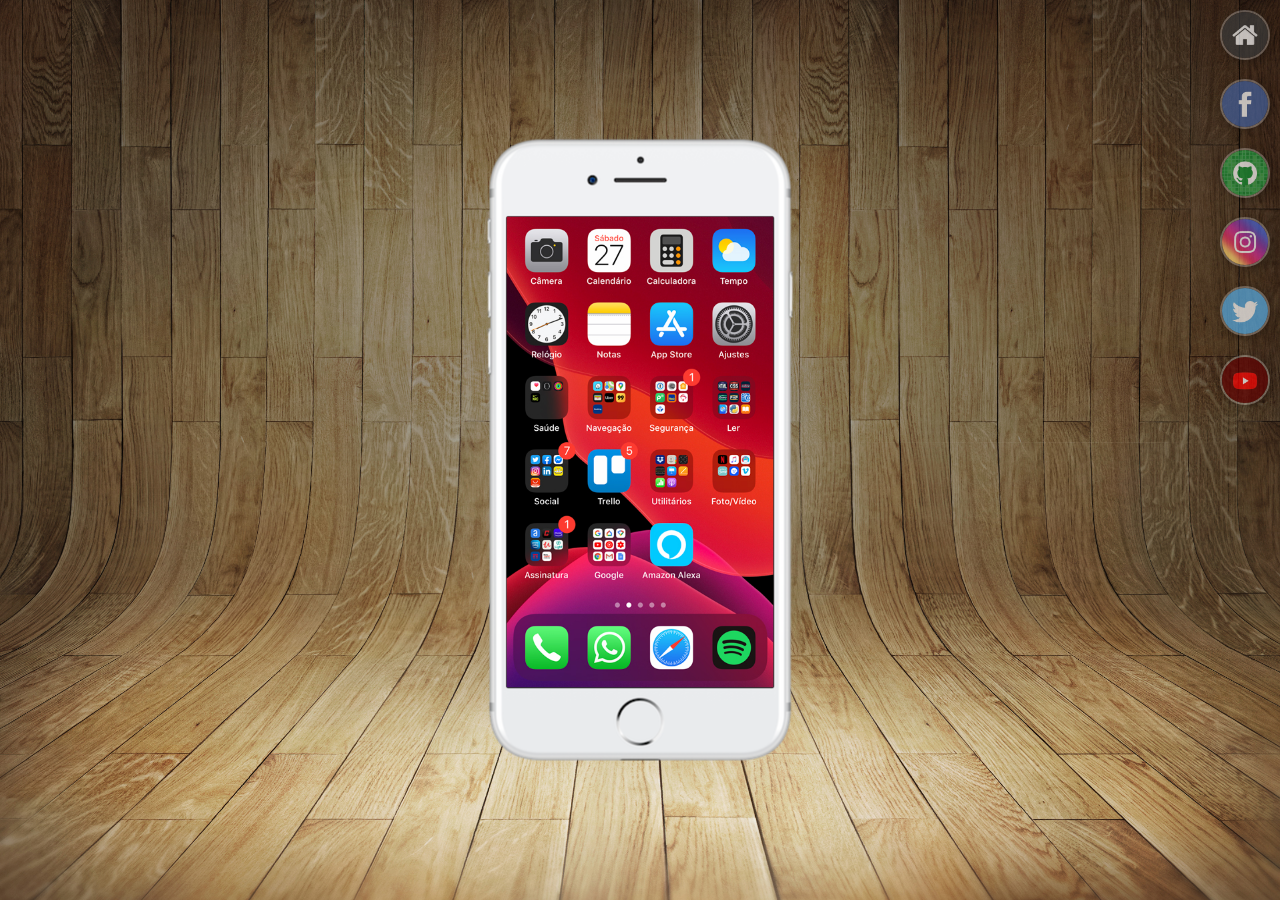
<file: index.html>
<!DOCTYPE html>
<html lang="pt-br">
<head>
    <meta charset="UTF-8">
    <meta name="viewport" content="width=device-width, initial-scale=1.0">
    <link rel="shortcut icon" href="favicon.ico" type="image/x-icon">
    <link rel="stylesheet" href="estilos/style.css">
    <title>Projeto Redes Sociais</title>
</head>

<body>
    <main>
        <section id="telefone">
            <iframe src="home.html" frameborder="0" name="tela" id="tela">Seu navegador não é compatível!!</iframe>
        </section>
        <section id="redes-sociais">
            <abbr title="Home">
                <a href="home.html" target="tela">
                    <img src="imagens/logo-home.jpg" alt="Home">
                </a>
            </abbr>

            <abbr title="Facebook">
                <a href="facebook.html" target="tela">
                    <img src="imagens/logo-facebook.jpg" alt="Facebook">
                </a>
            </abbr>

            <abbr title="GitHub">
                <a href="github.html" target="tela">
                    <img src="imagens/logo-github.jpg" alt="GitHub">
                </a>
            </abbr>

            <abbr title="Instagram">
                <a href="instagram.html" target="tela">
                    <img src="imagens/logo-instagram.jpg" alt="Instagram">
                </a>
            </abbr>

            <abbr title="Twitter">
                <a href="twitter.html" target="tela">
                    <img src="imagens/logo-twitter.jpg" alt="X">
                </a>
            </abbr>

            <abbr title="YouTube">
                <a href="youtube.html" target="tela">
                    <img src="imagens/logo-youtube.jpg" alt="YouTube">
                </a>
            </abbr>

        </section>
    </main>
</body>

</html>
</file>
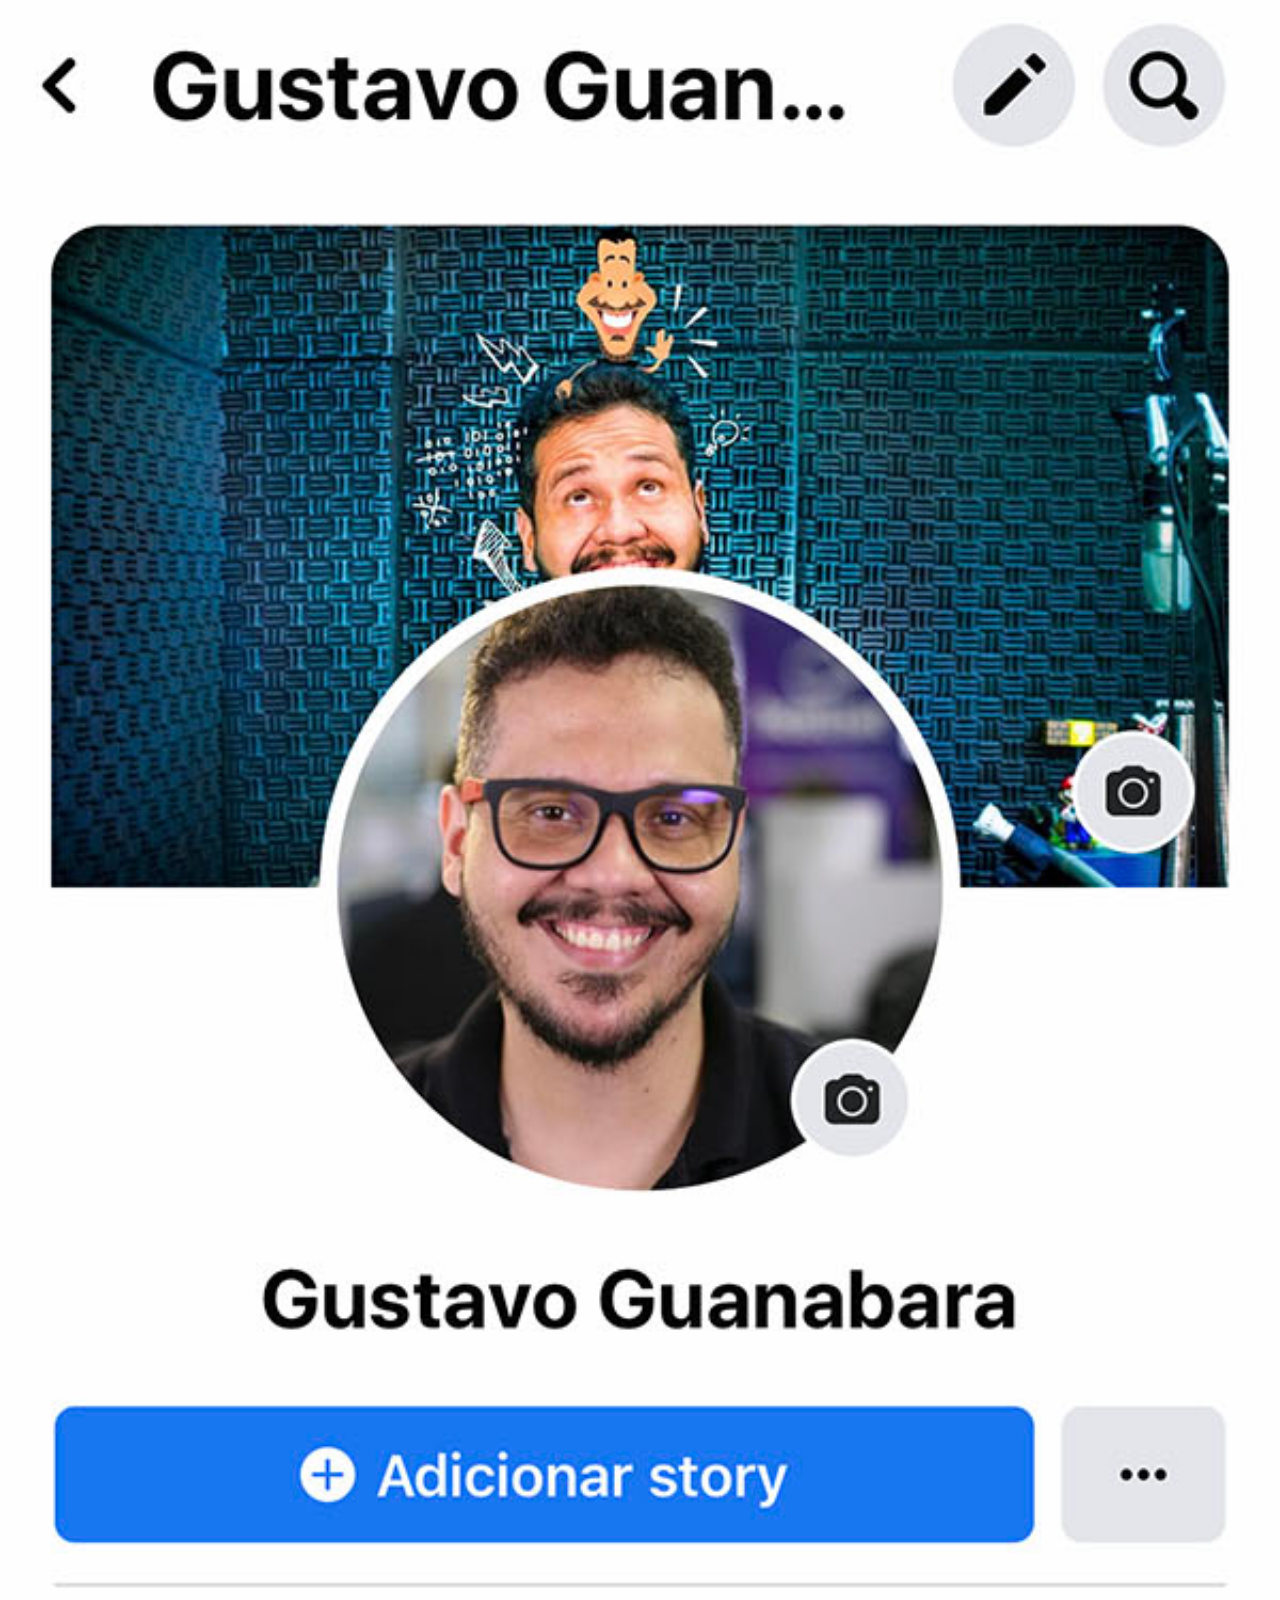
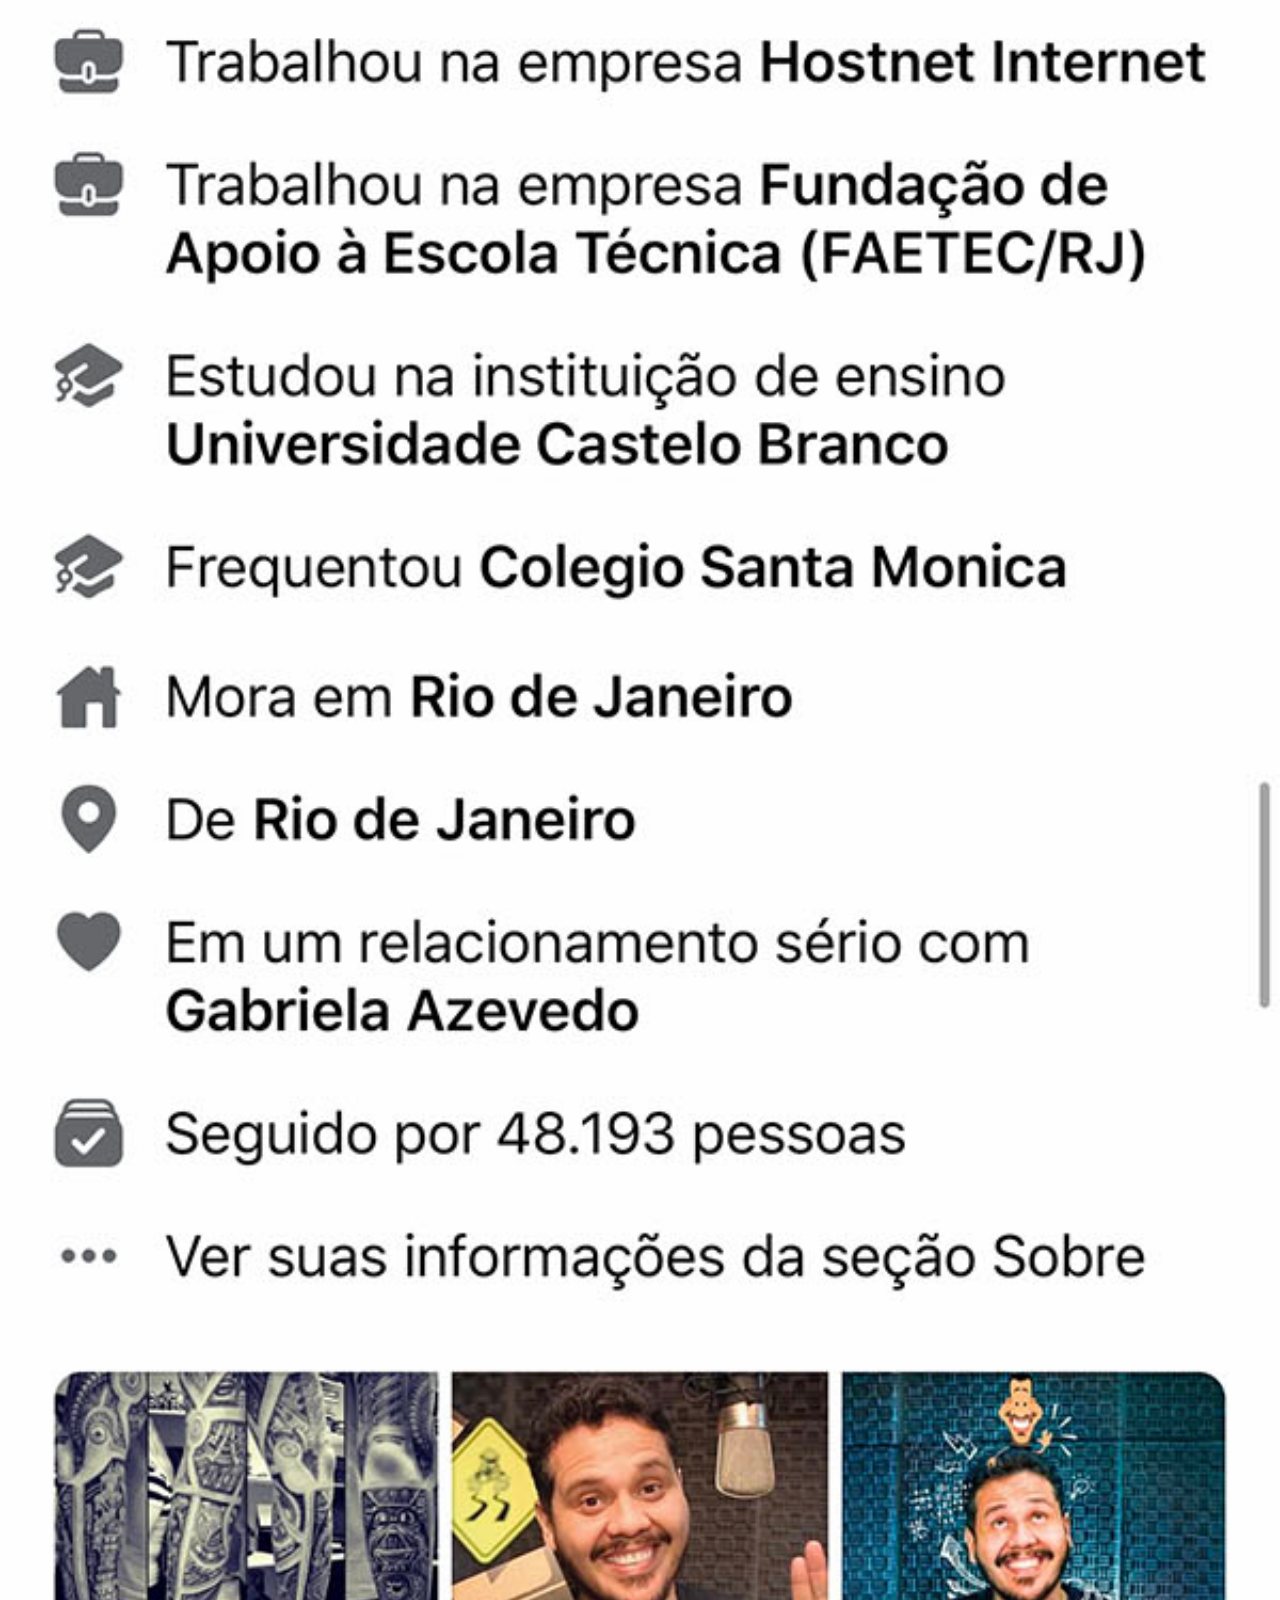
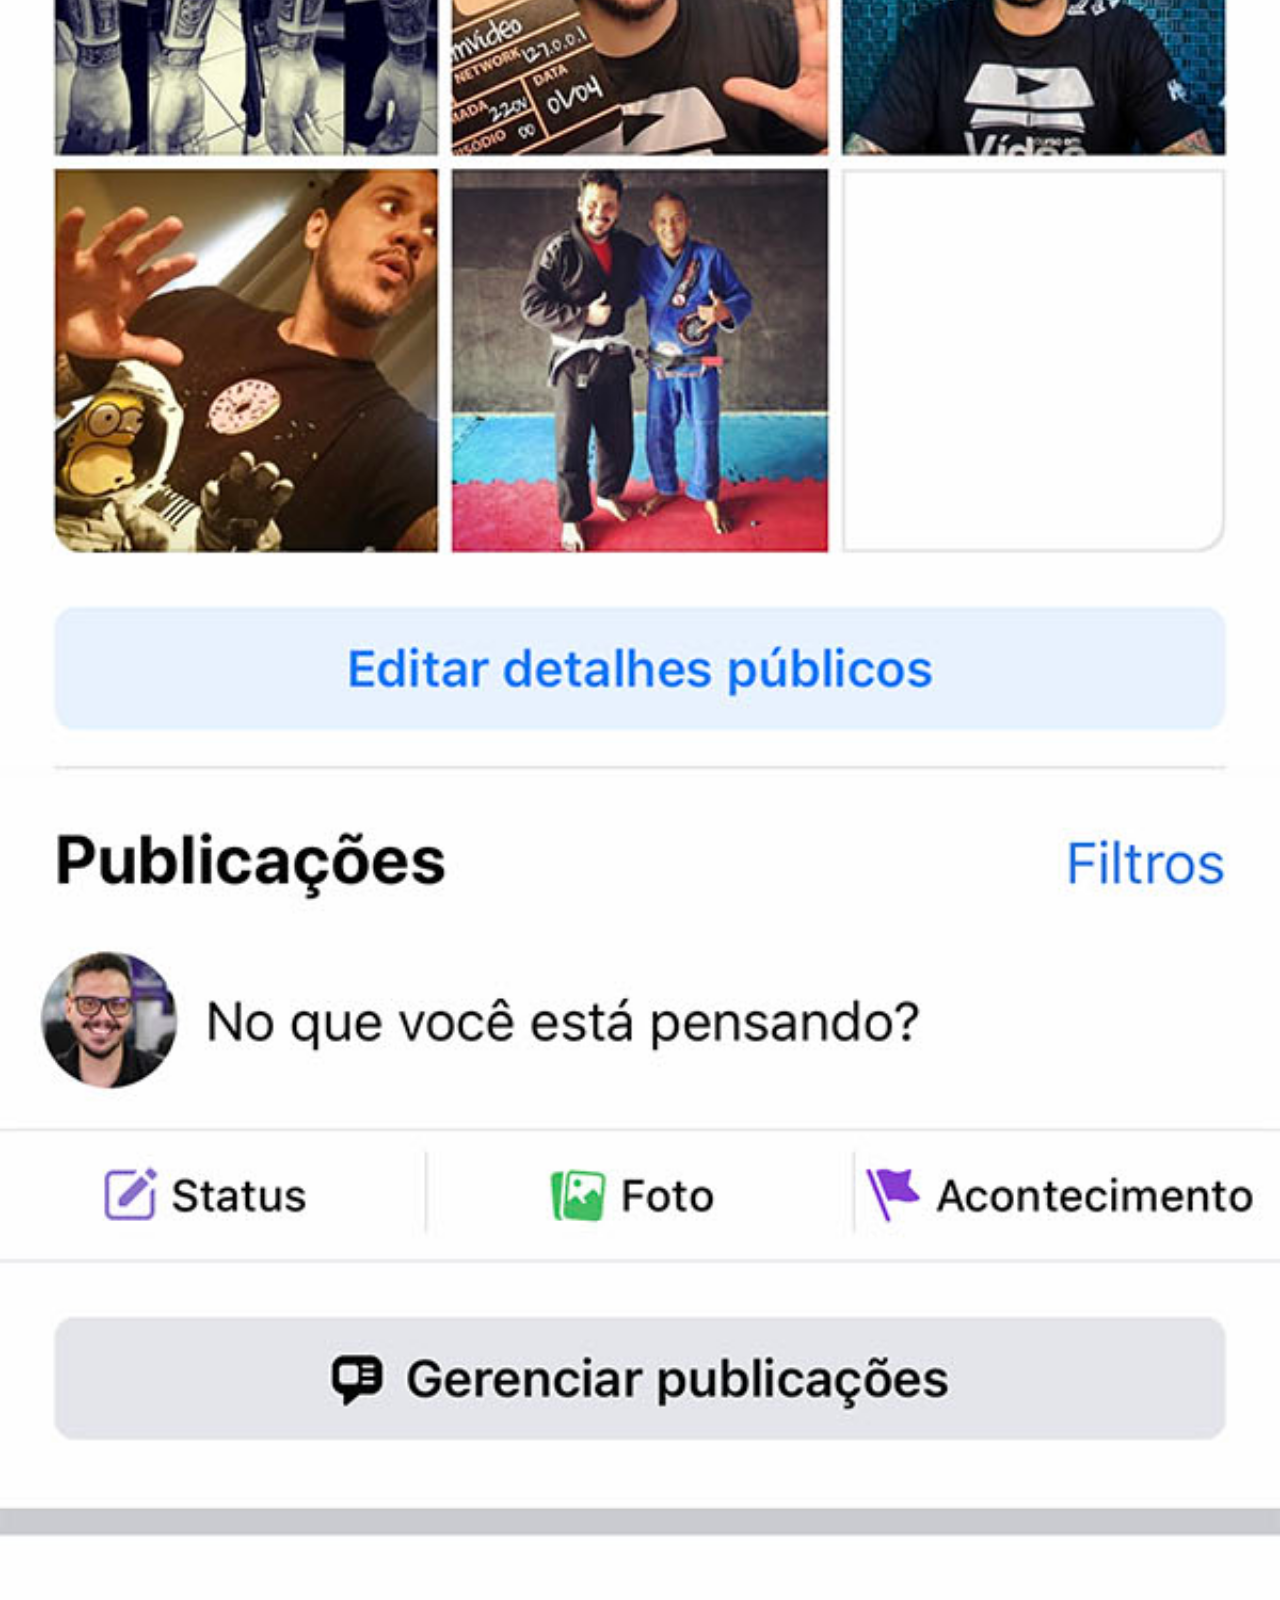
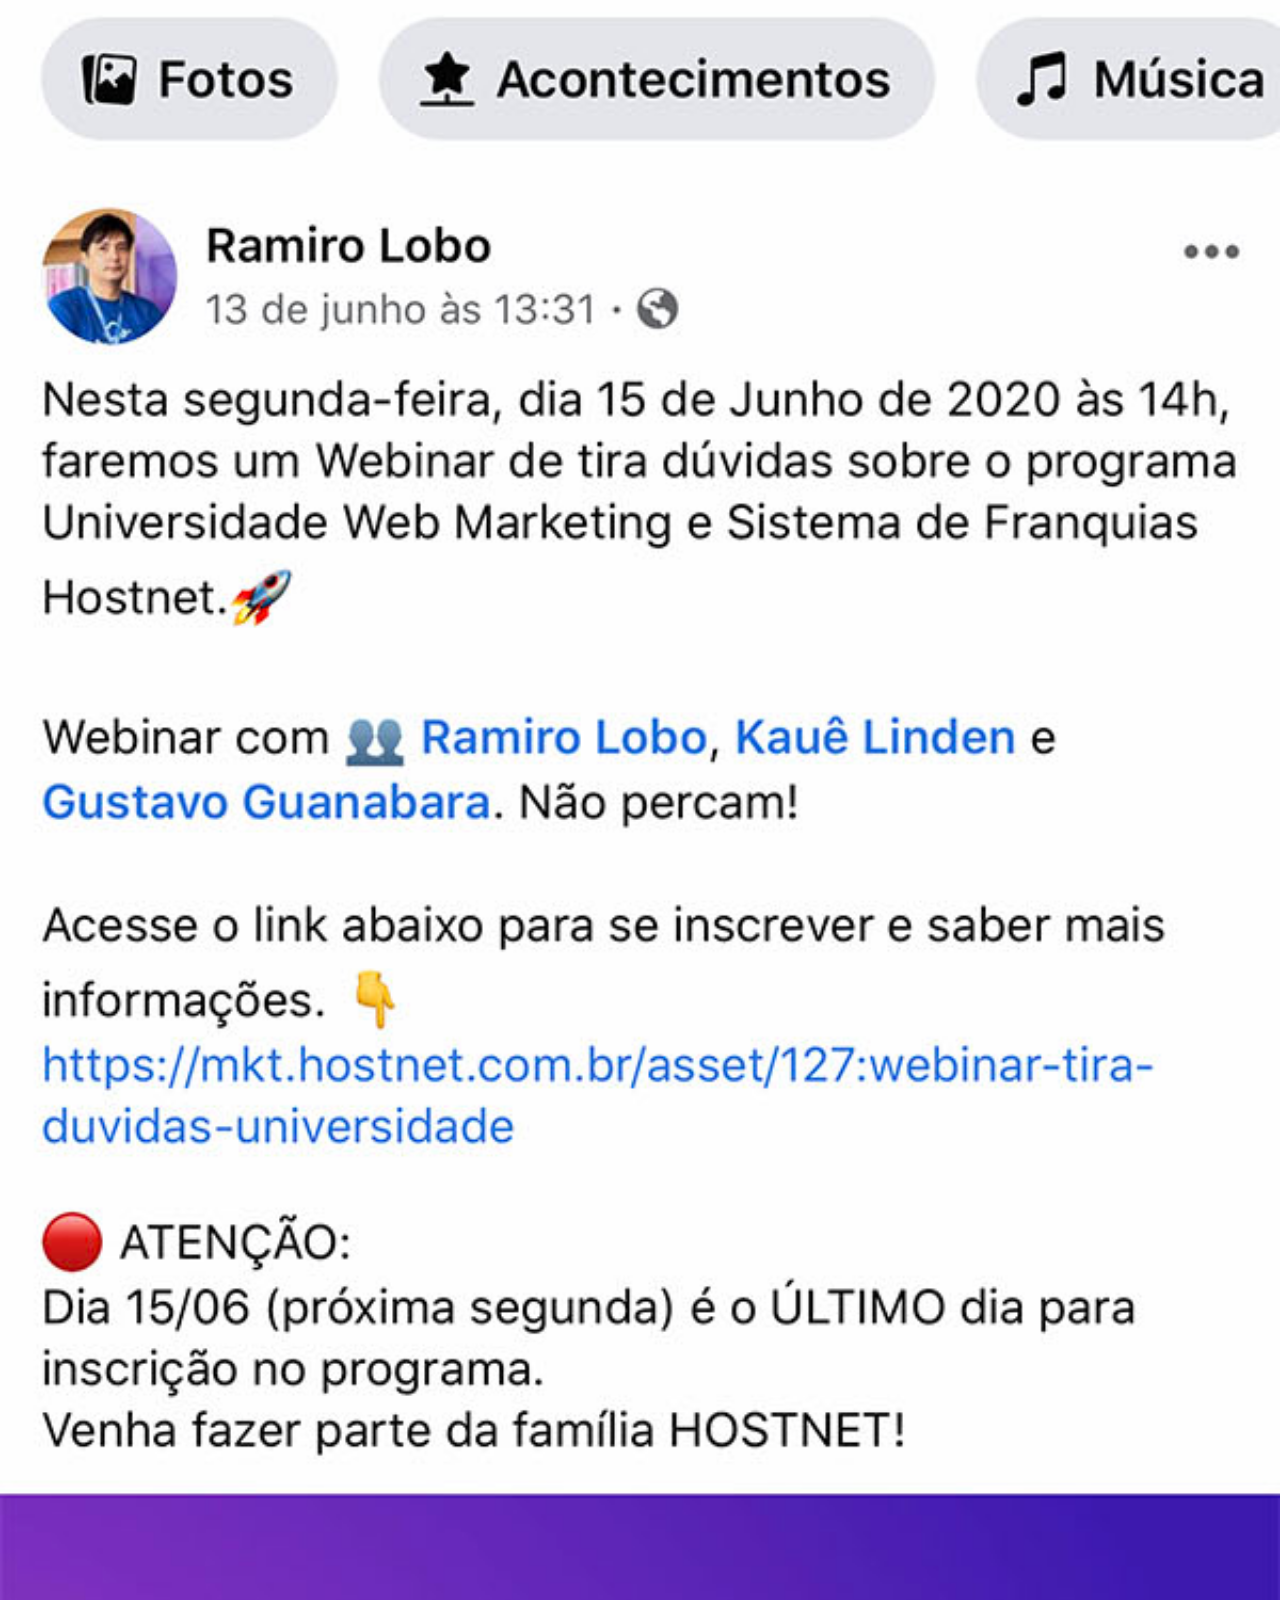
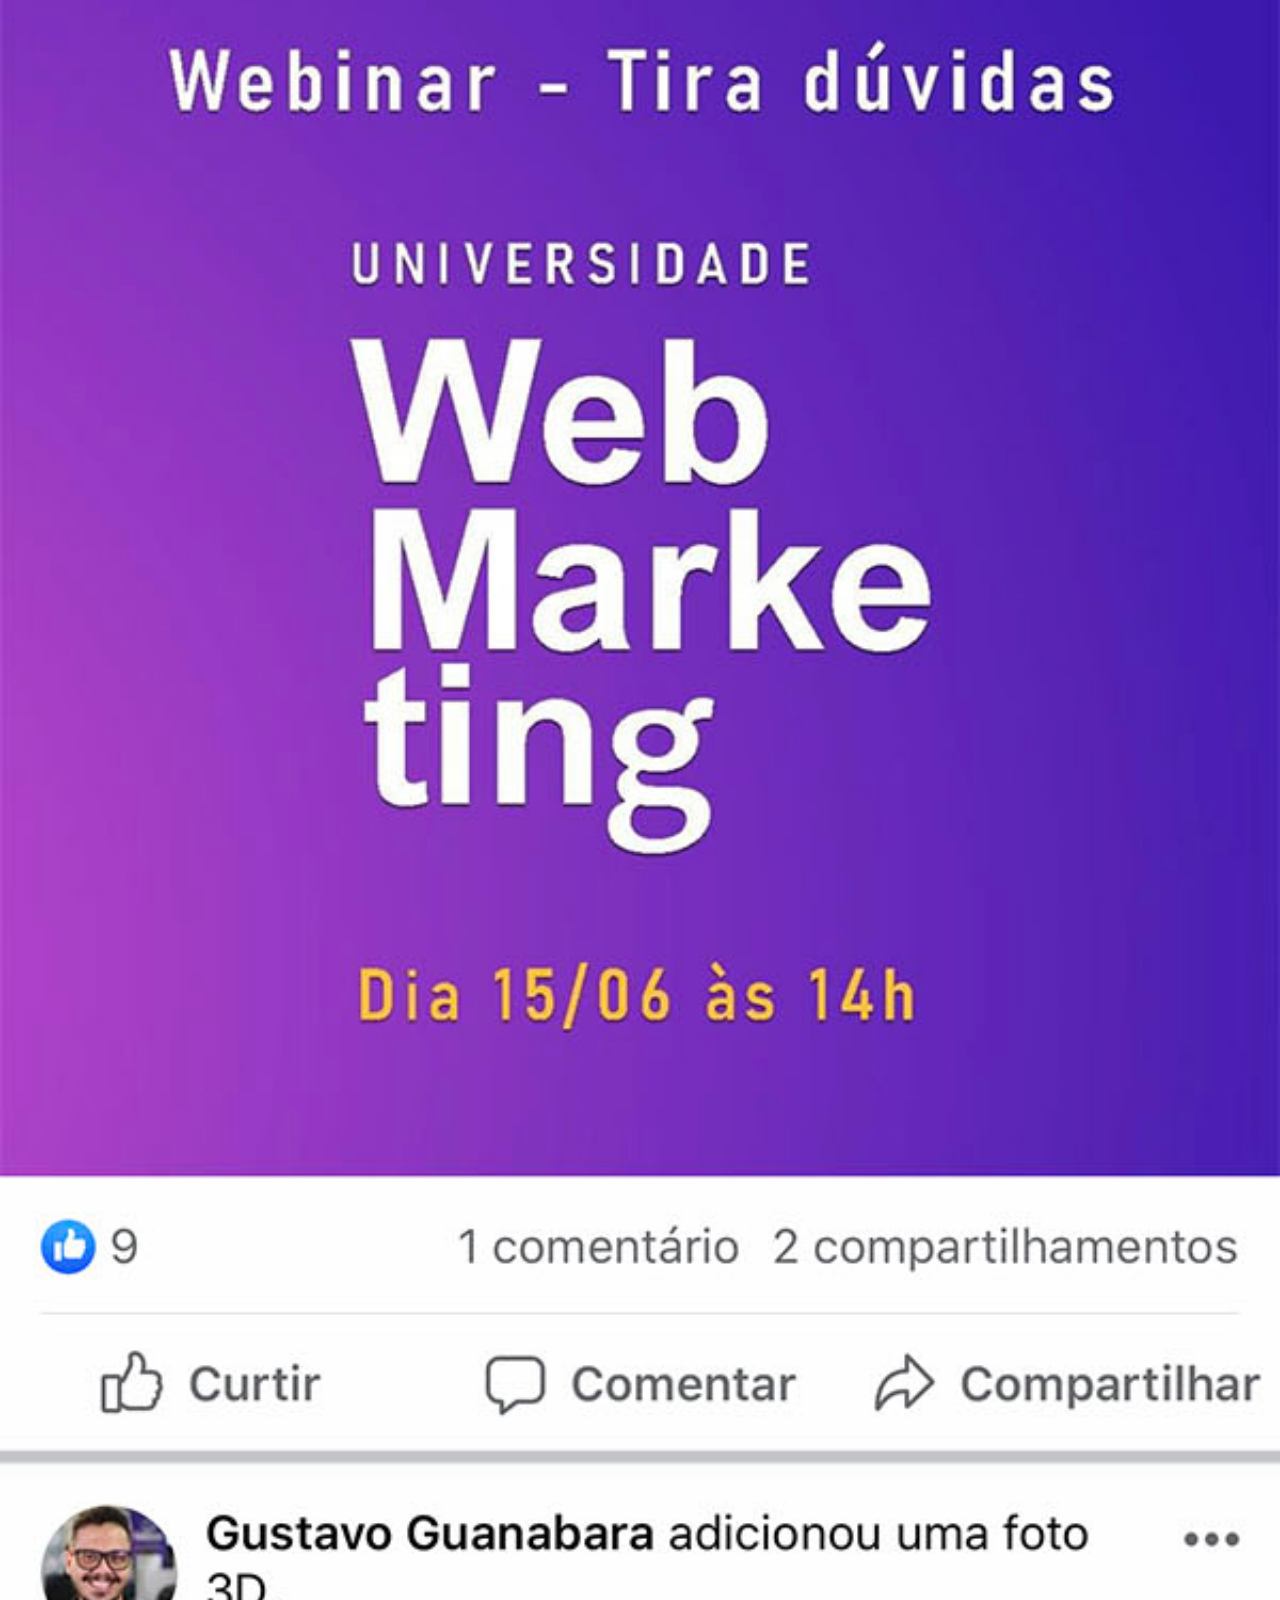
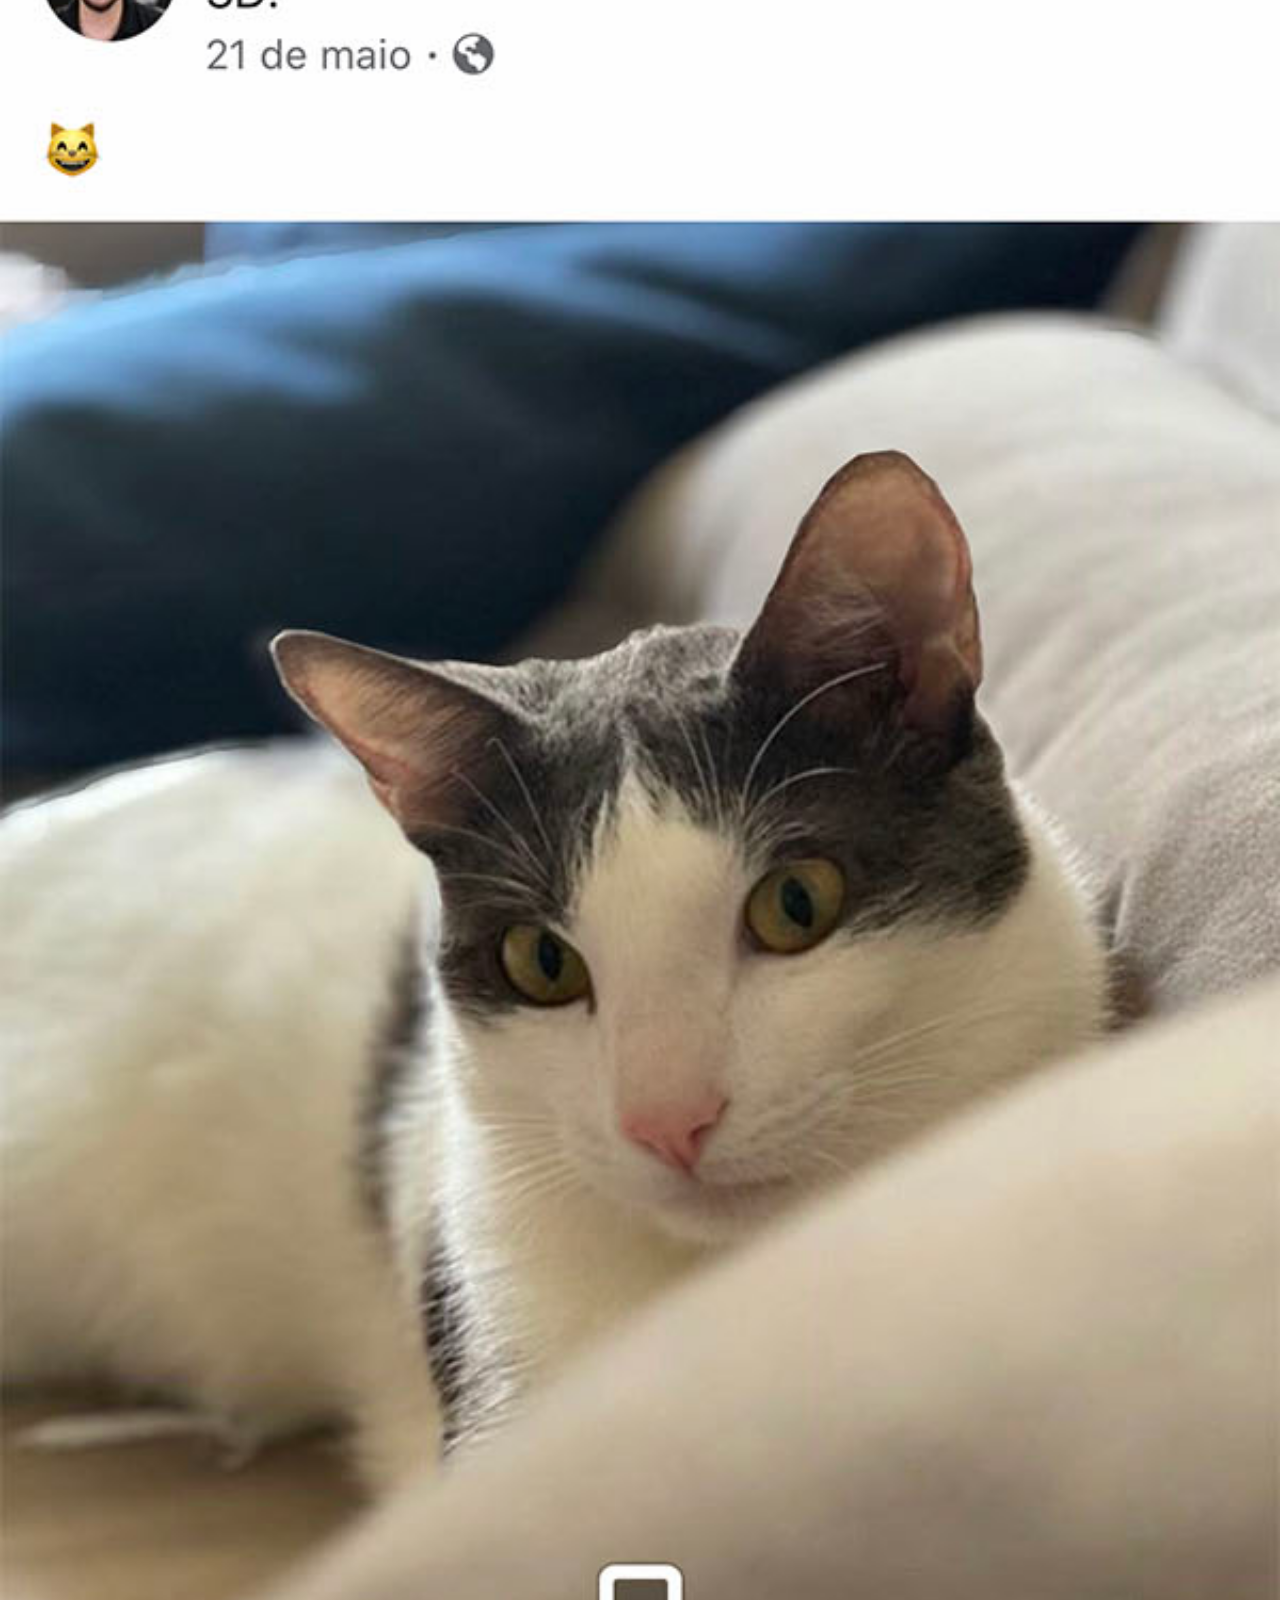
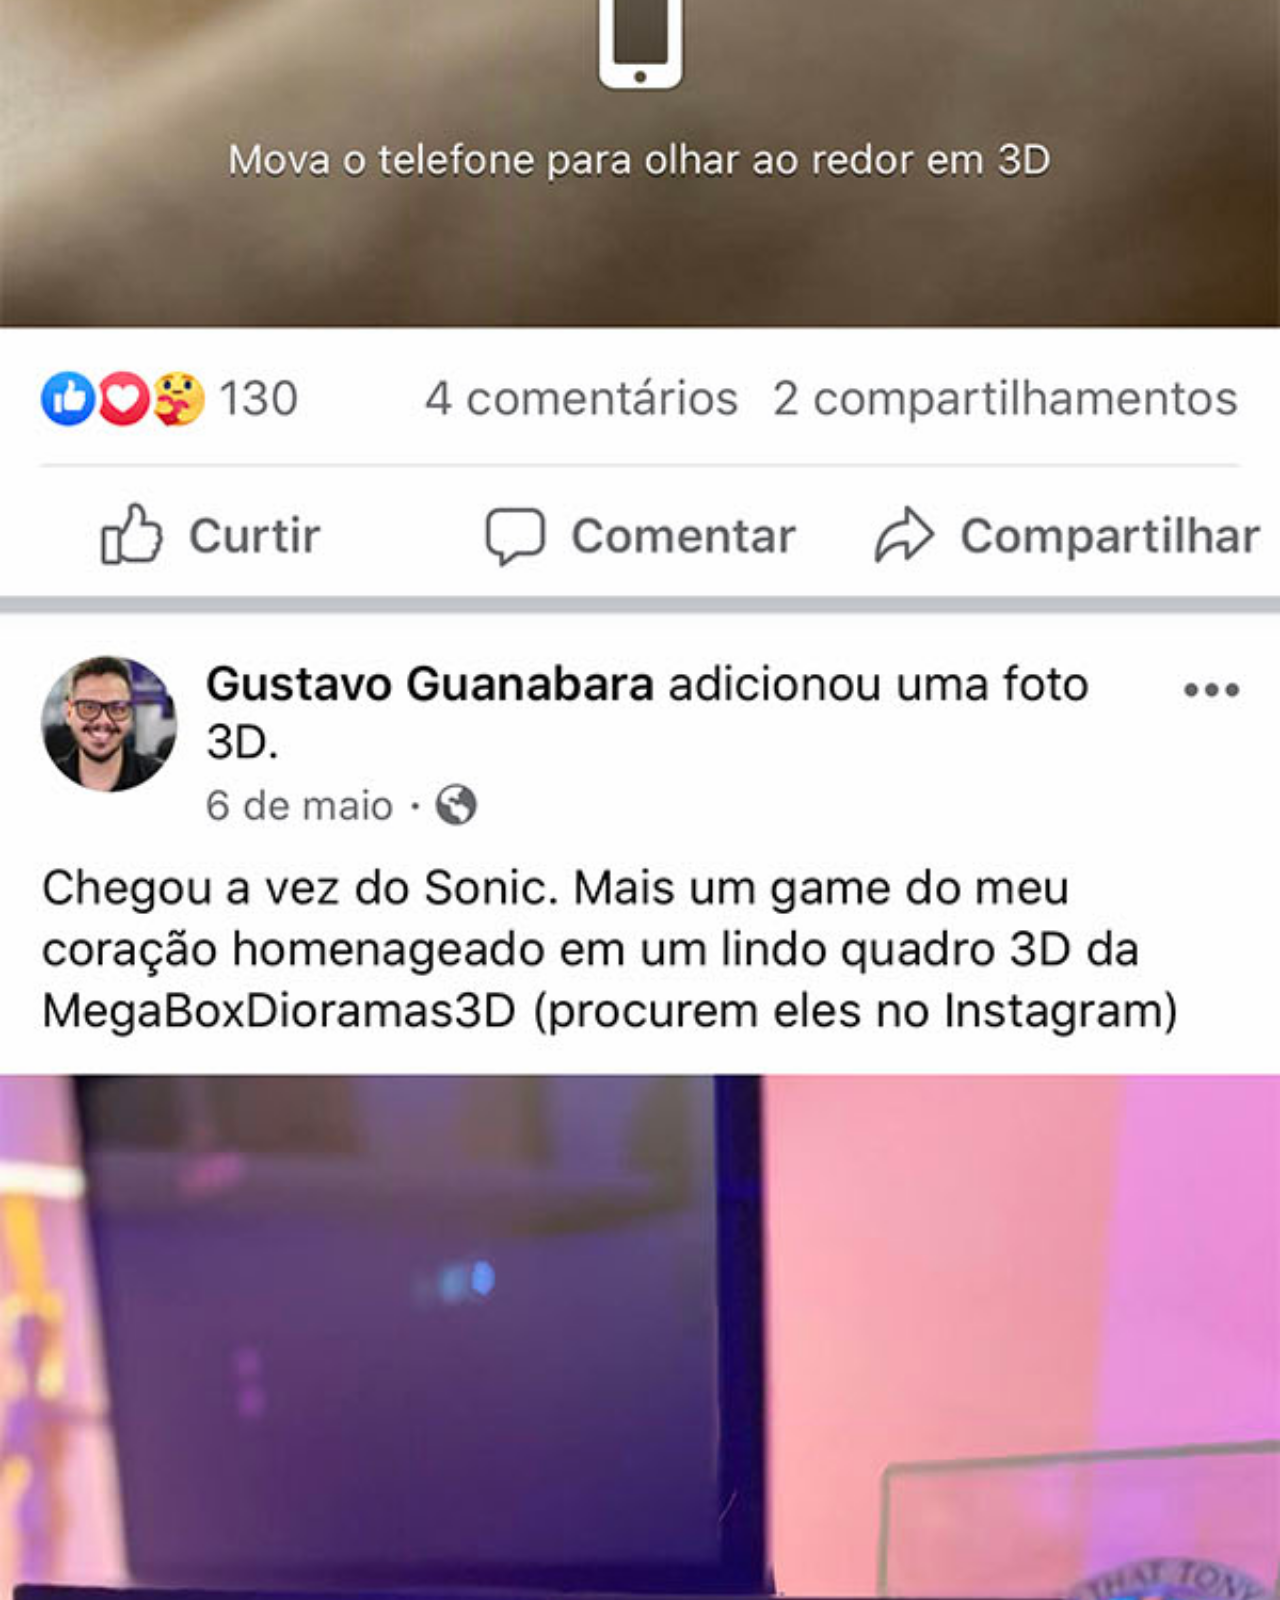
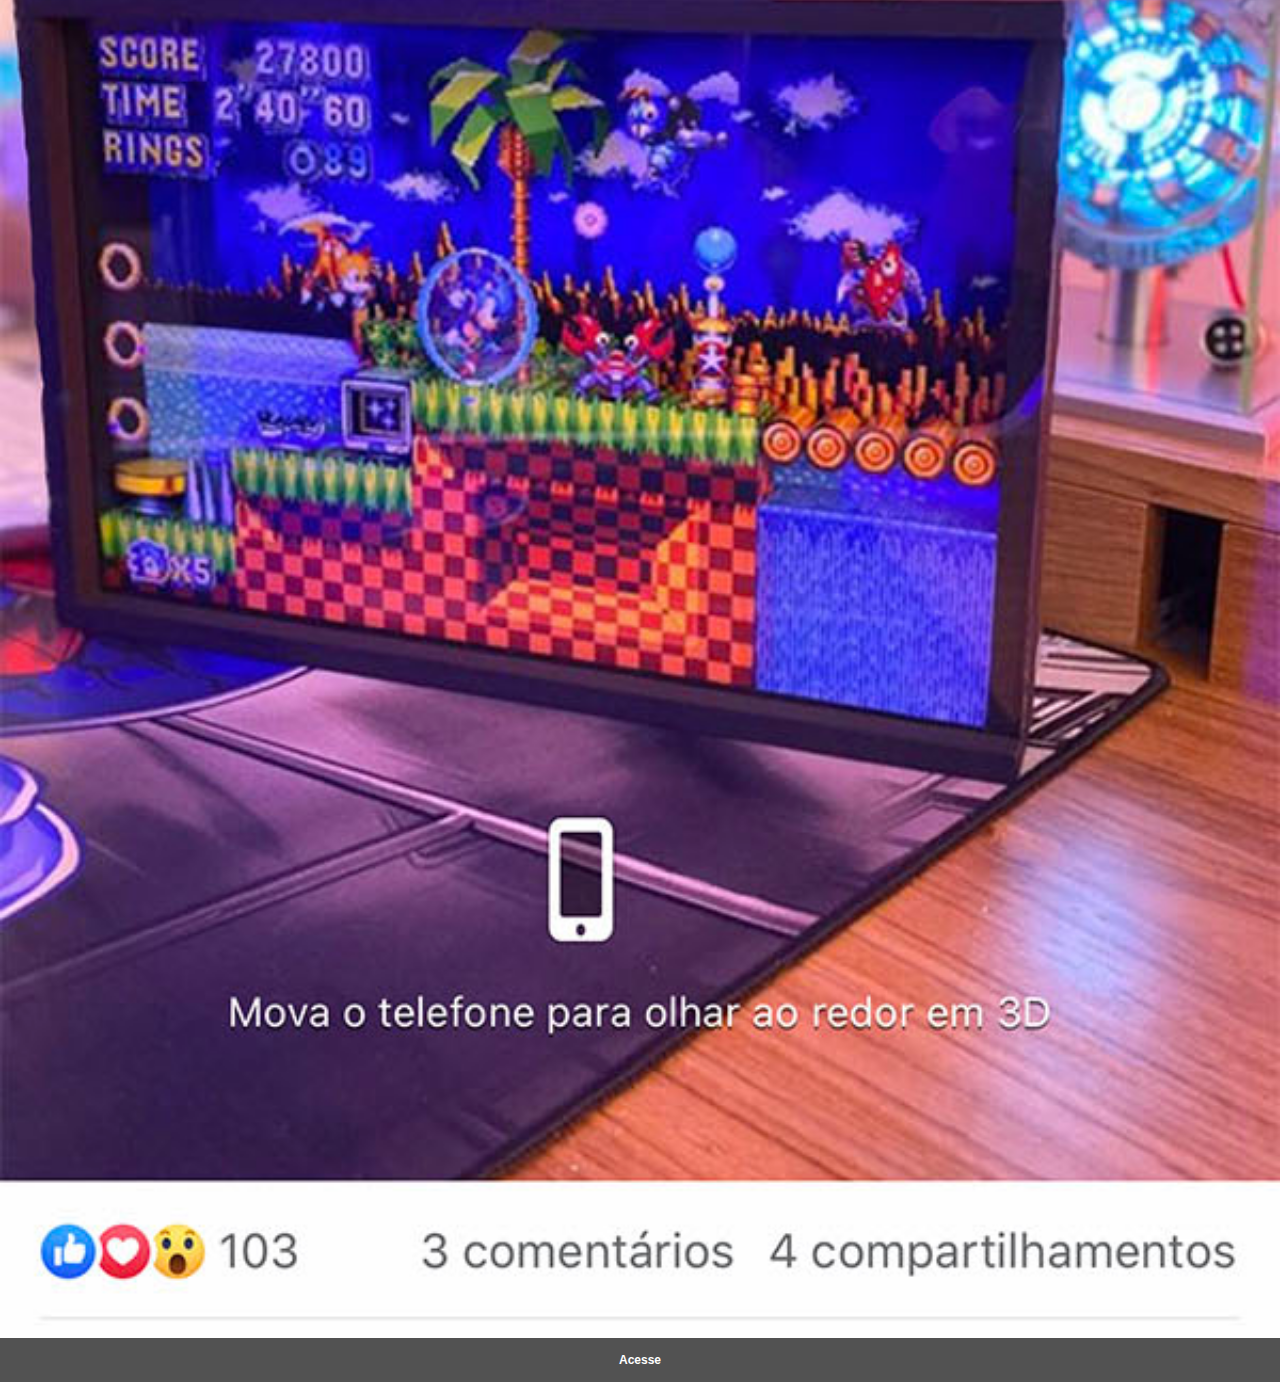
<file: facebook.html>
<!DOCTYPE html>
<html lang="pt-br">
<head>
    <meta charset="UTF-8">
    <meta name="viewport" content="width=device-width, initial-scale=1.0">
    <link rel="stylesheet" href="estilos/redes-sociais.css">
    <title>Facebook</title>
</head>

<body>
    <img src="imagens/tela-facebook.jpg" alt="Facebook">
    <a href="https://facebook.com/cursoemvideo" target="_blank">Acesse</a>
</body>
</html>
</file>
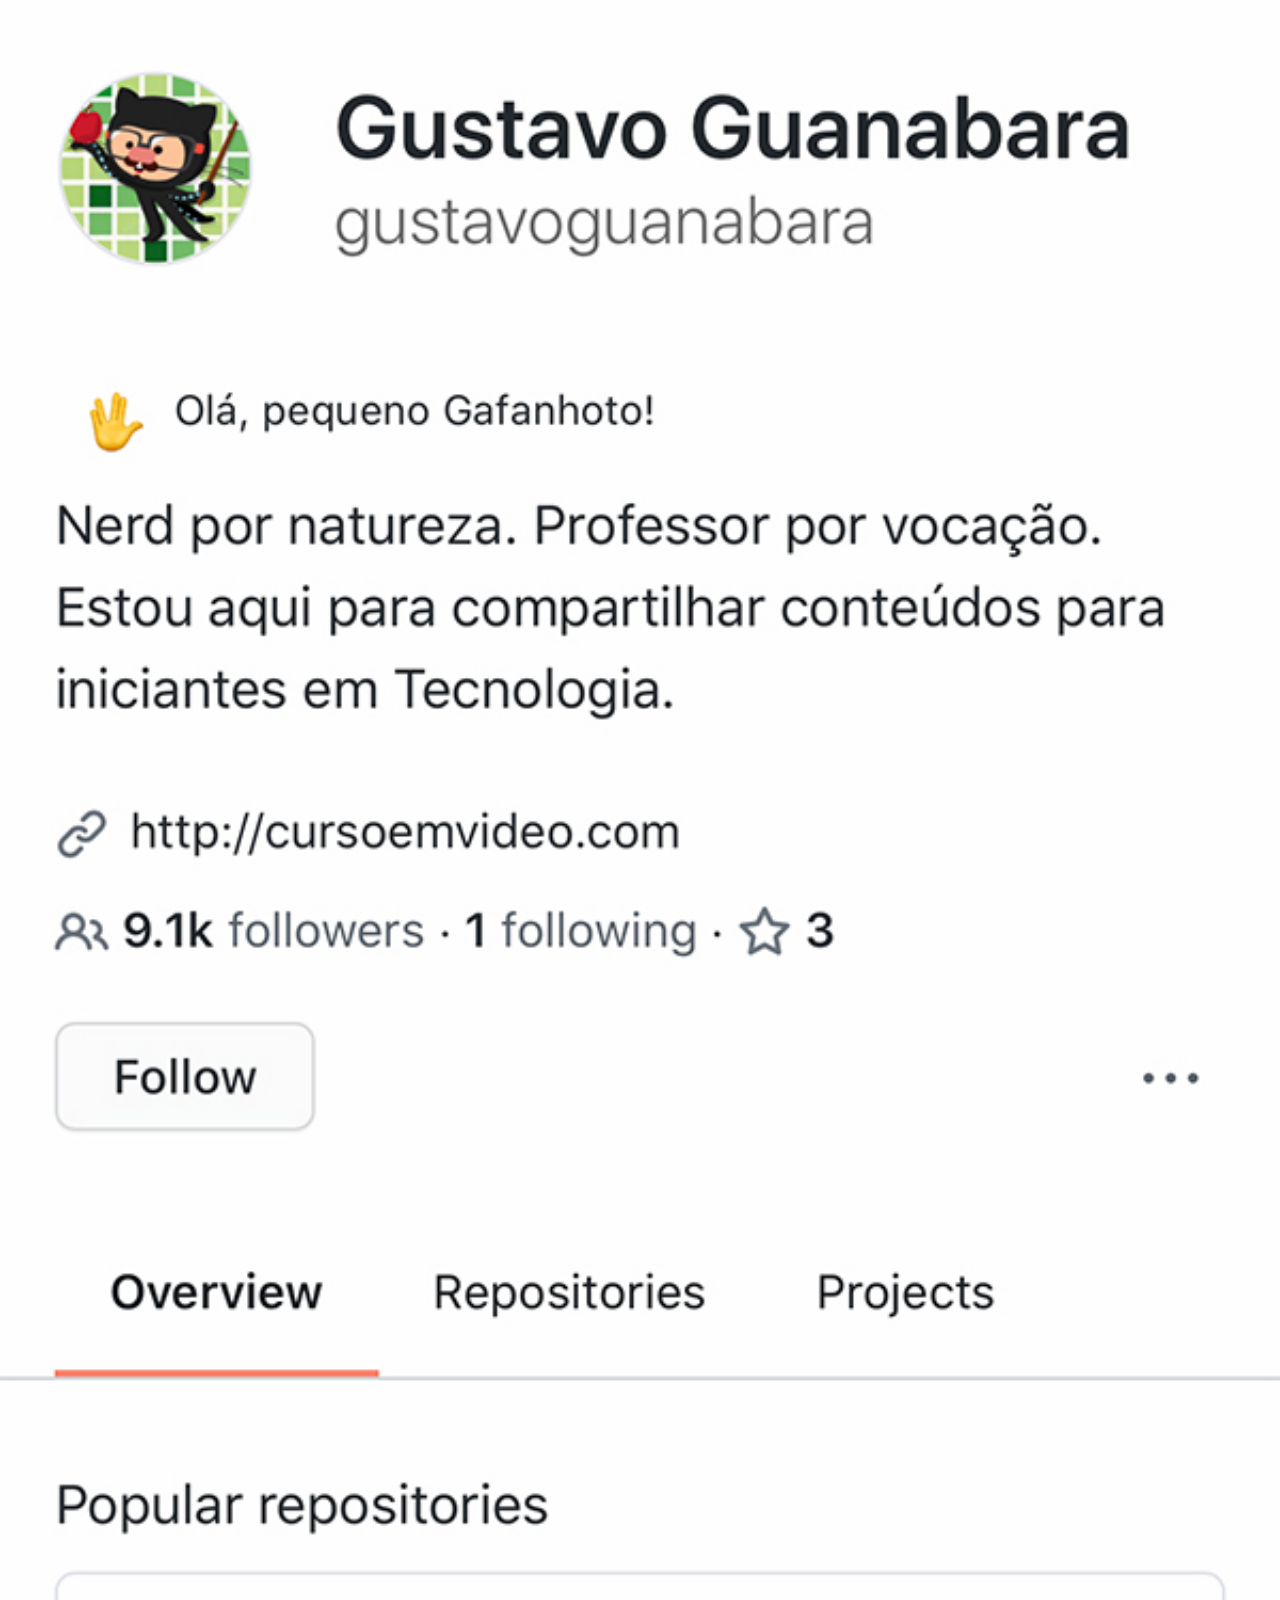
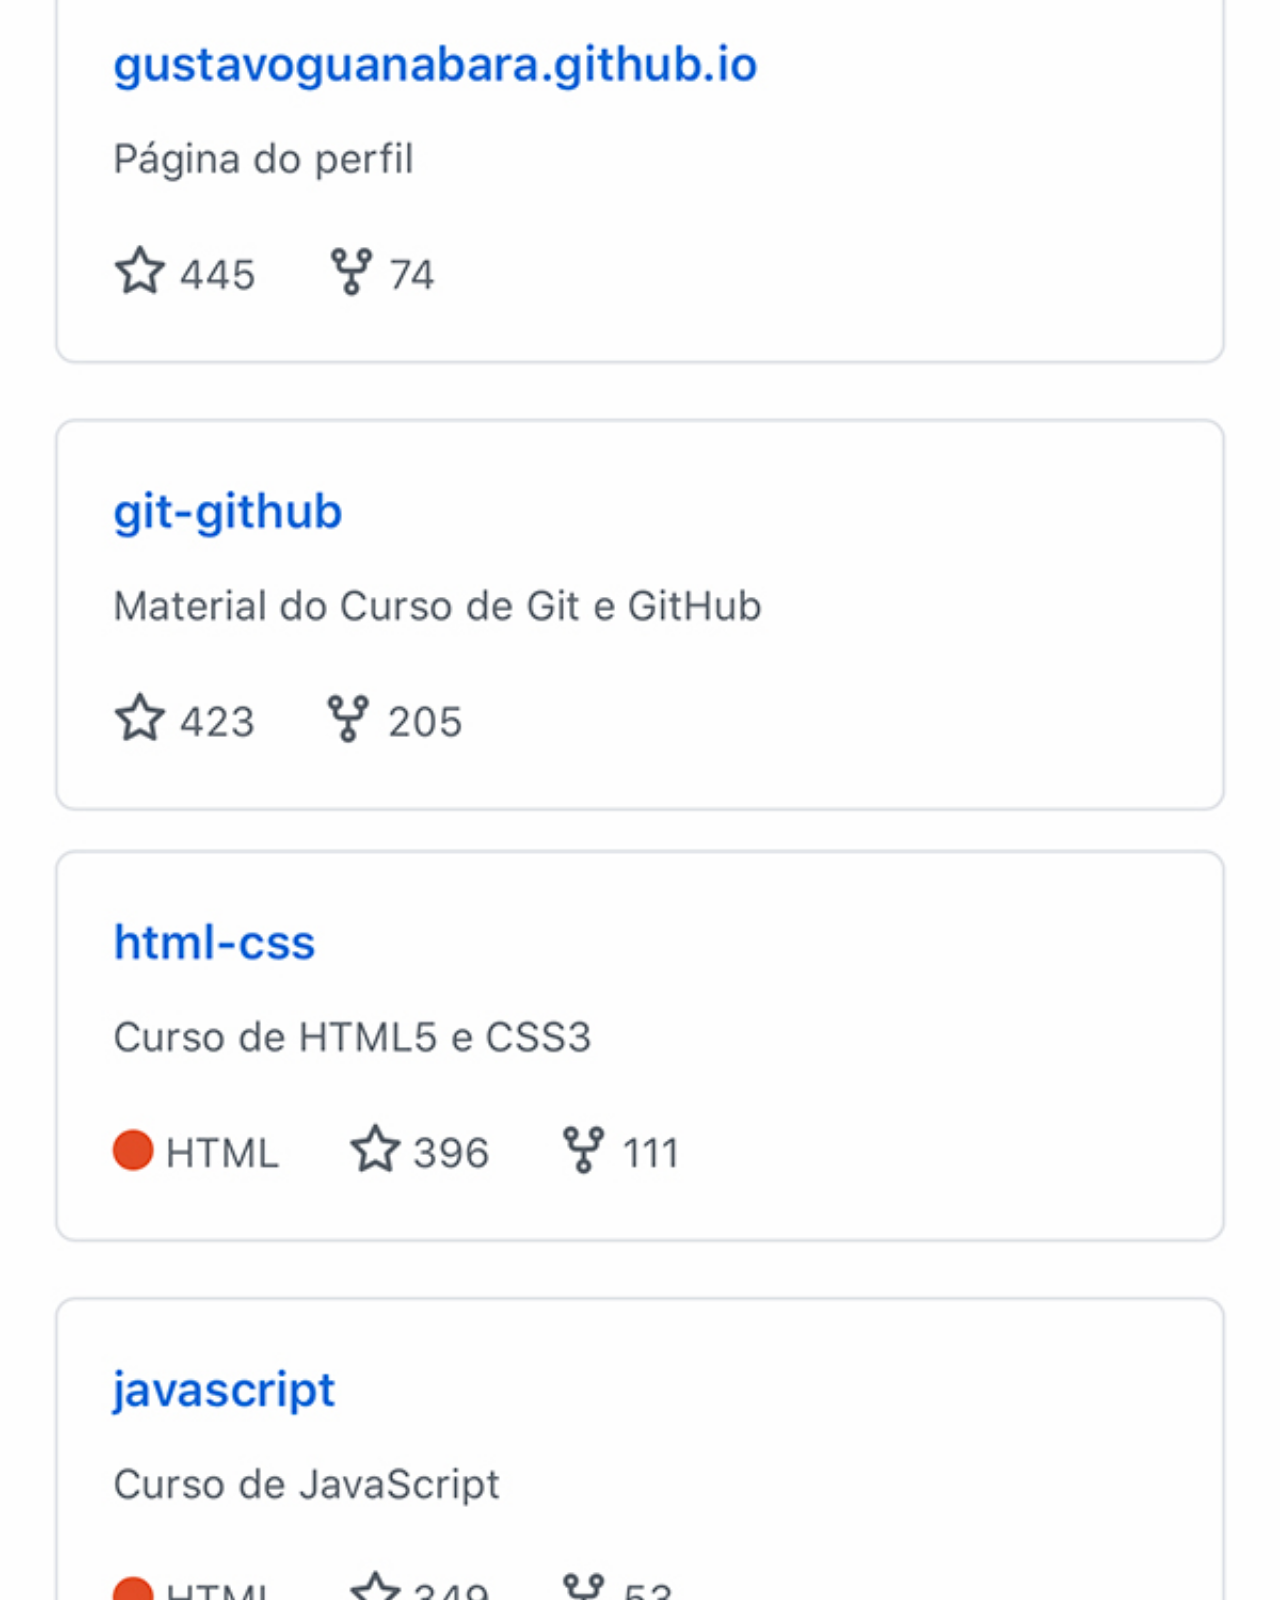
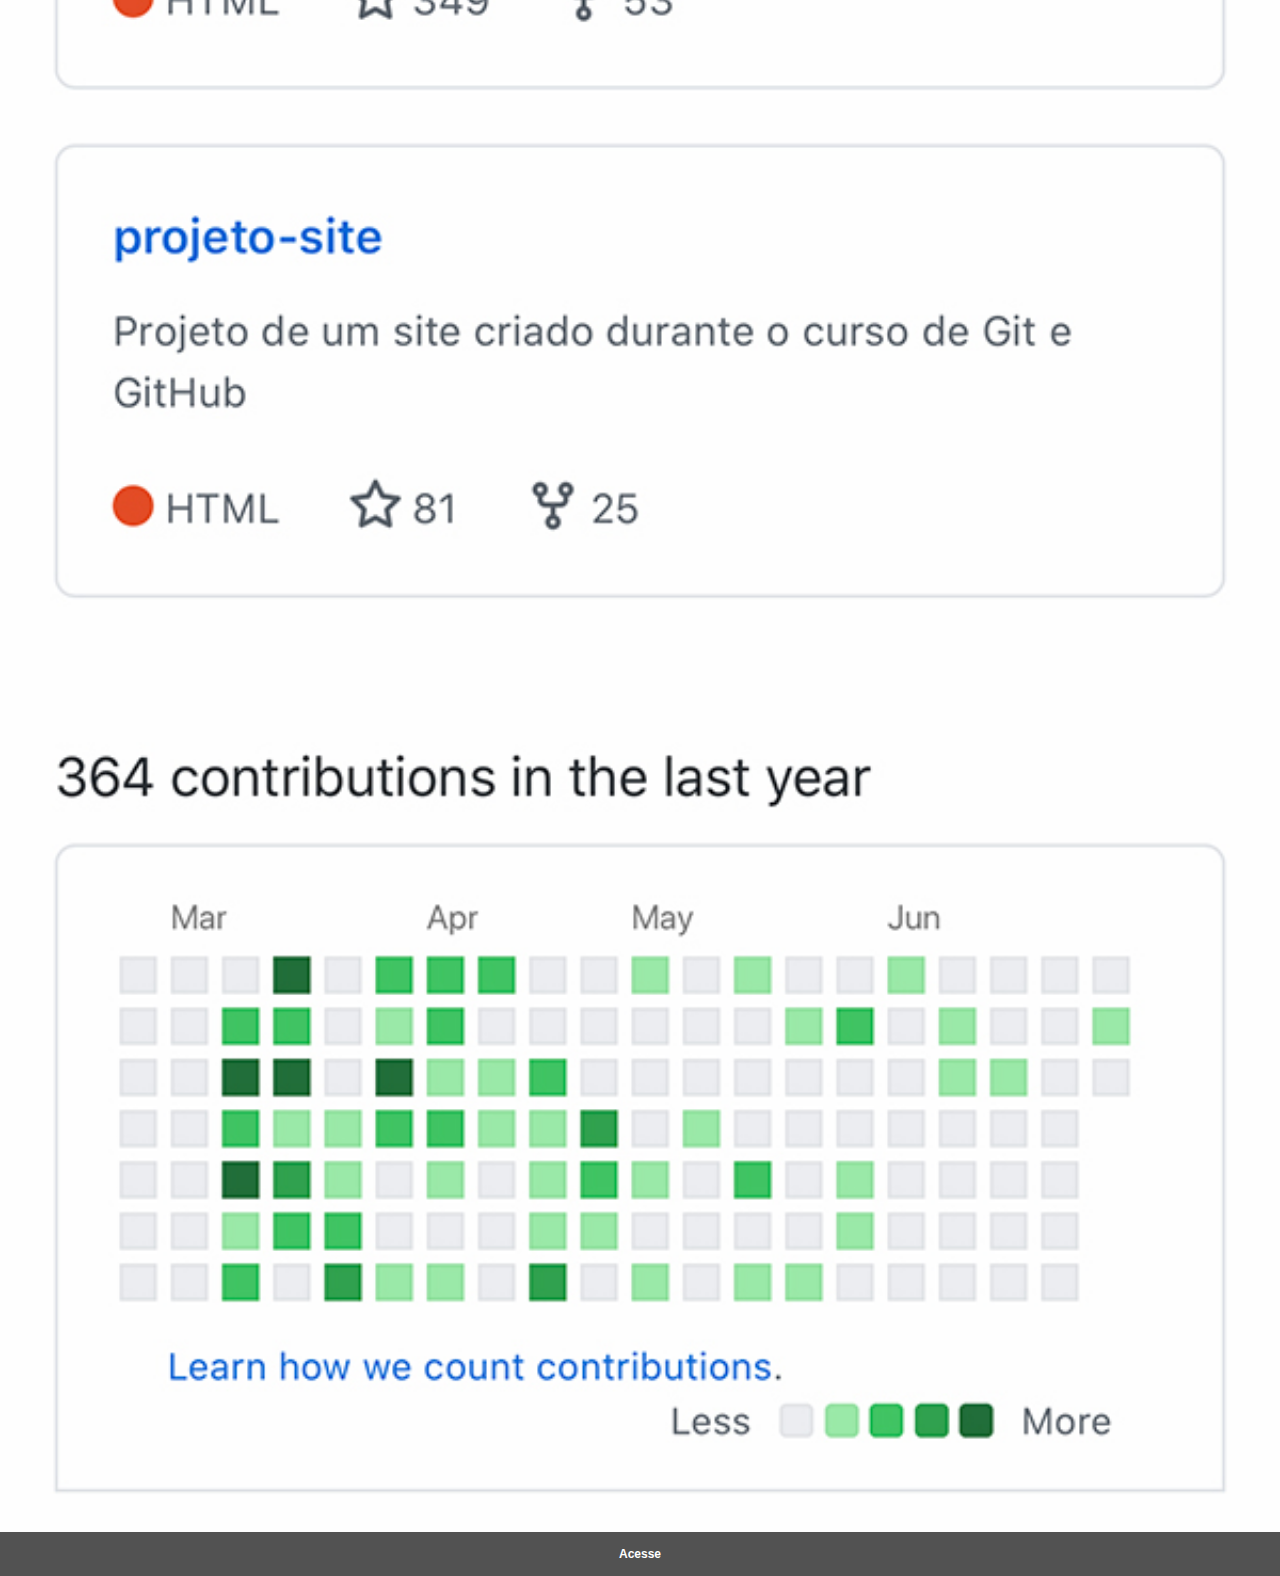
<file: github.html>
<!DOCTYPE html>
<html lang="pt-br">
<head>
    <meta charset="UTF-8">
    <meta name="viewport" content="width=device-width, initial-scale=1.0">
    <link rel="stylesheet" href="estilos/redes-sociais.css">
    <title>GitHub</title>
</head>
<body>
    <img src="imagens/tela-github.jpg" alt="GitHub">
    <a href="https://github.com/cursoemvideo" target="_blank">Acesse</a>
</body>
</html>
</file>
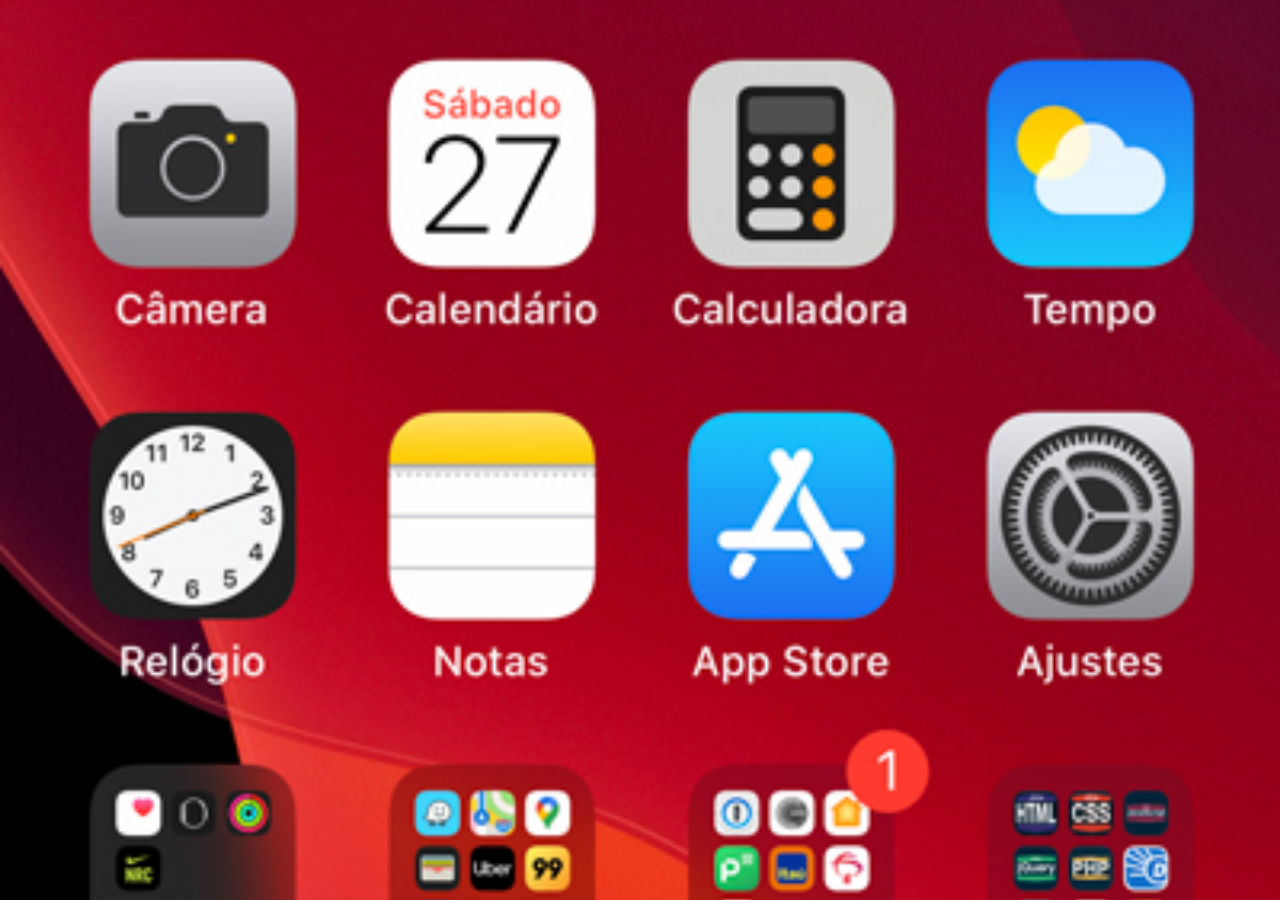
<file: home.html>
<!DOCTYPE html>
<html lang="pt-br">
<head>
    <meta charset="UTF-8">
    <meta name="viewport" content="width=device-width, initial-scale=1.0">
    <title>Home</title>
</head>
<style>
    * {
        margin: 0;
        padding: 0;
        box-sizing: border-box;
    }

    body {
        height: 100vh;
        width: 100vw;
        background: black url(imagens/tela-home.jpg) no-repeat top center;
        background-size: cover;
    }
</style>
<body>
    
</body>
</html>
</file>
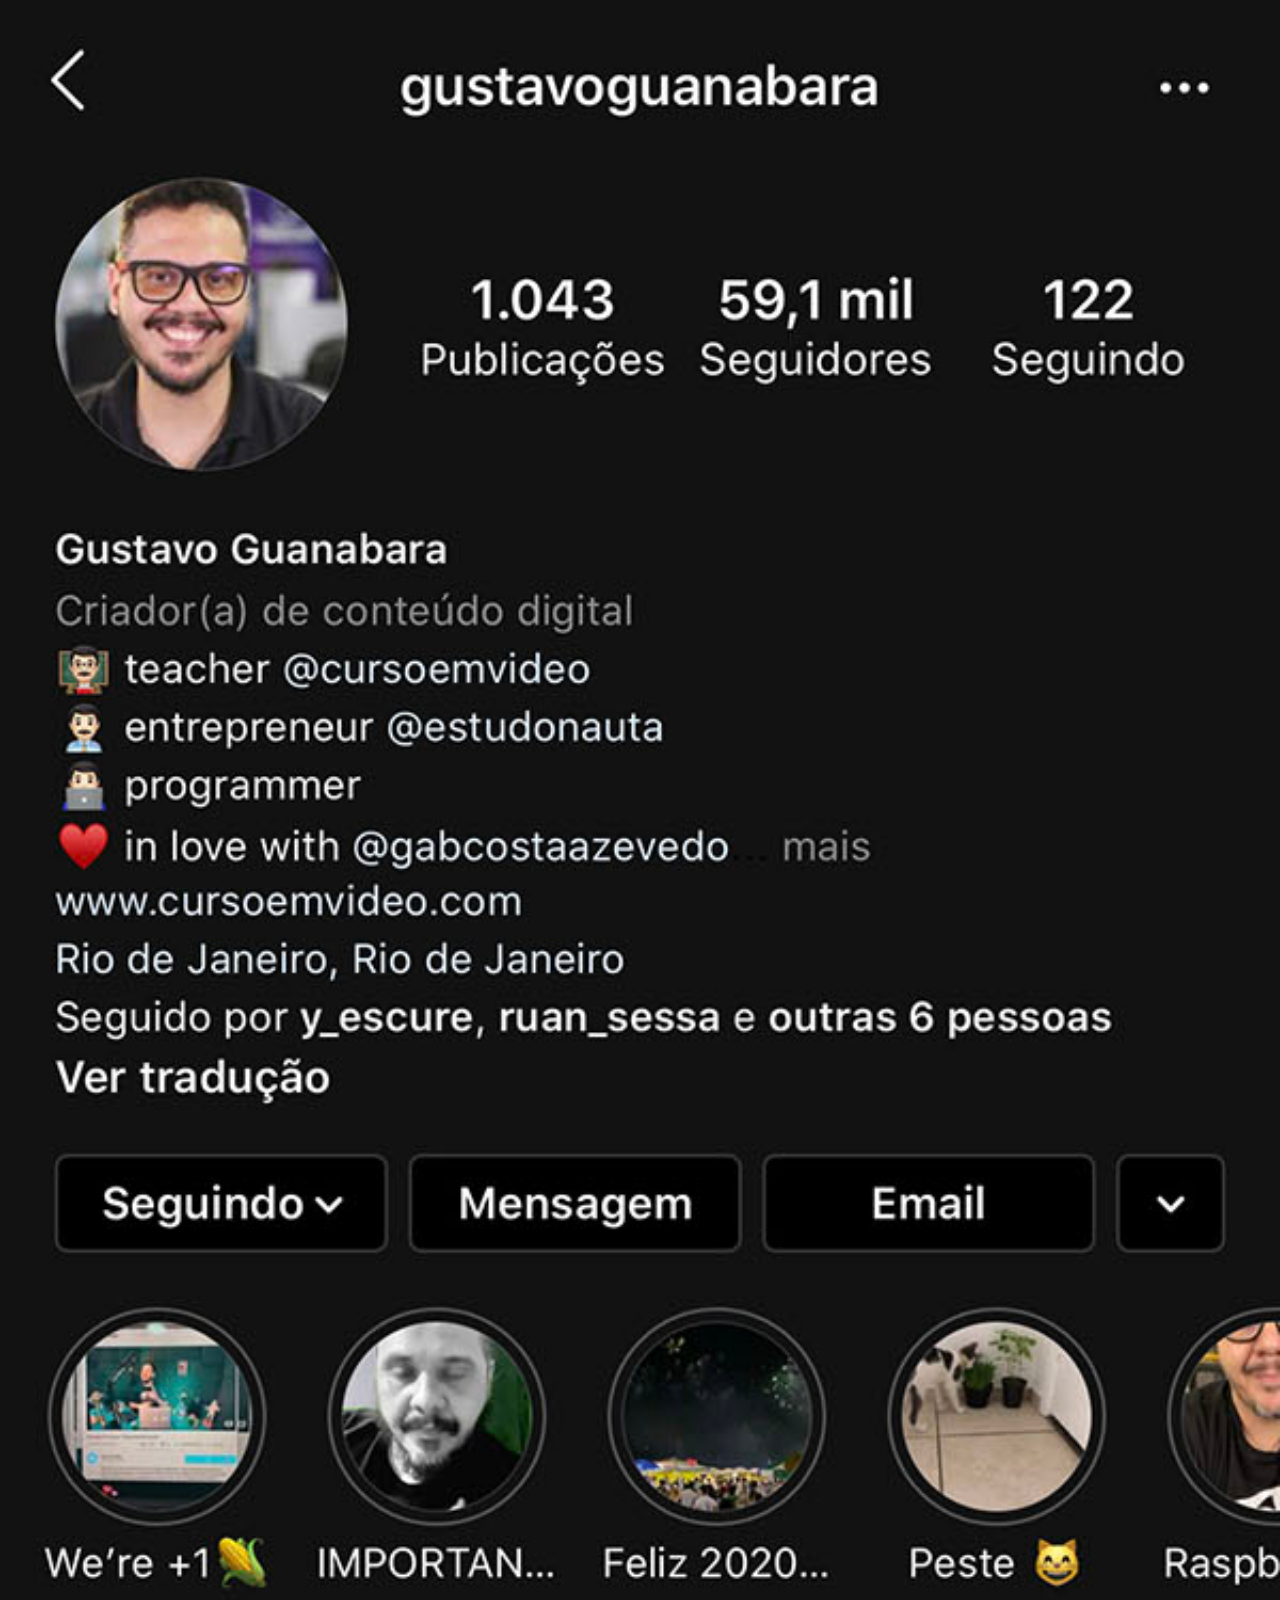
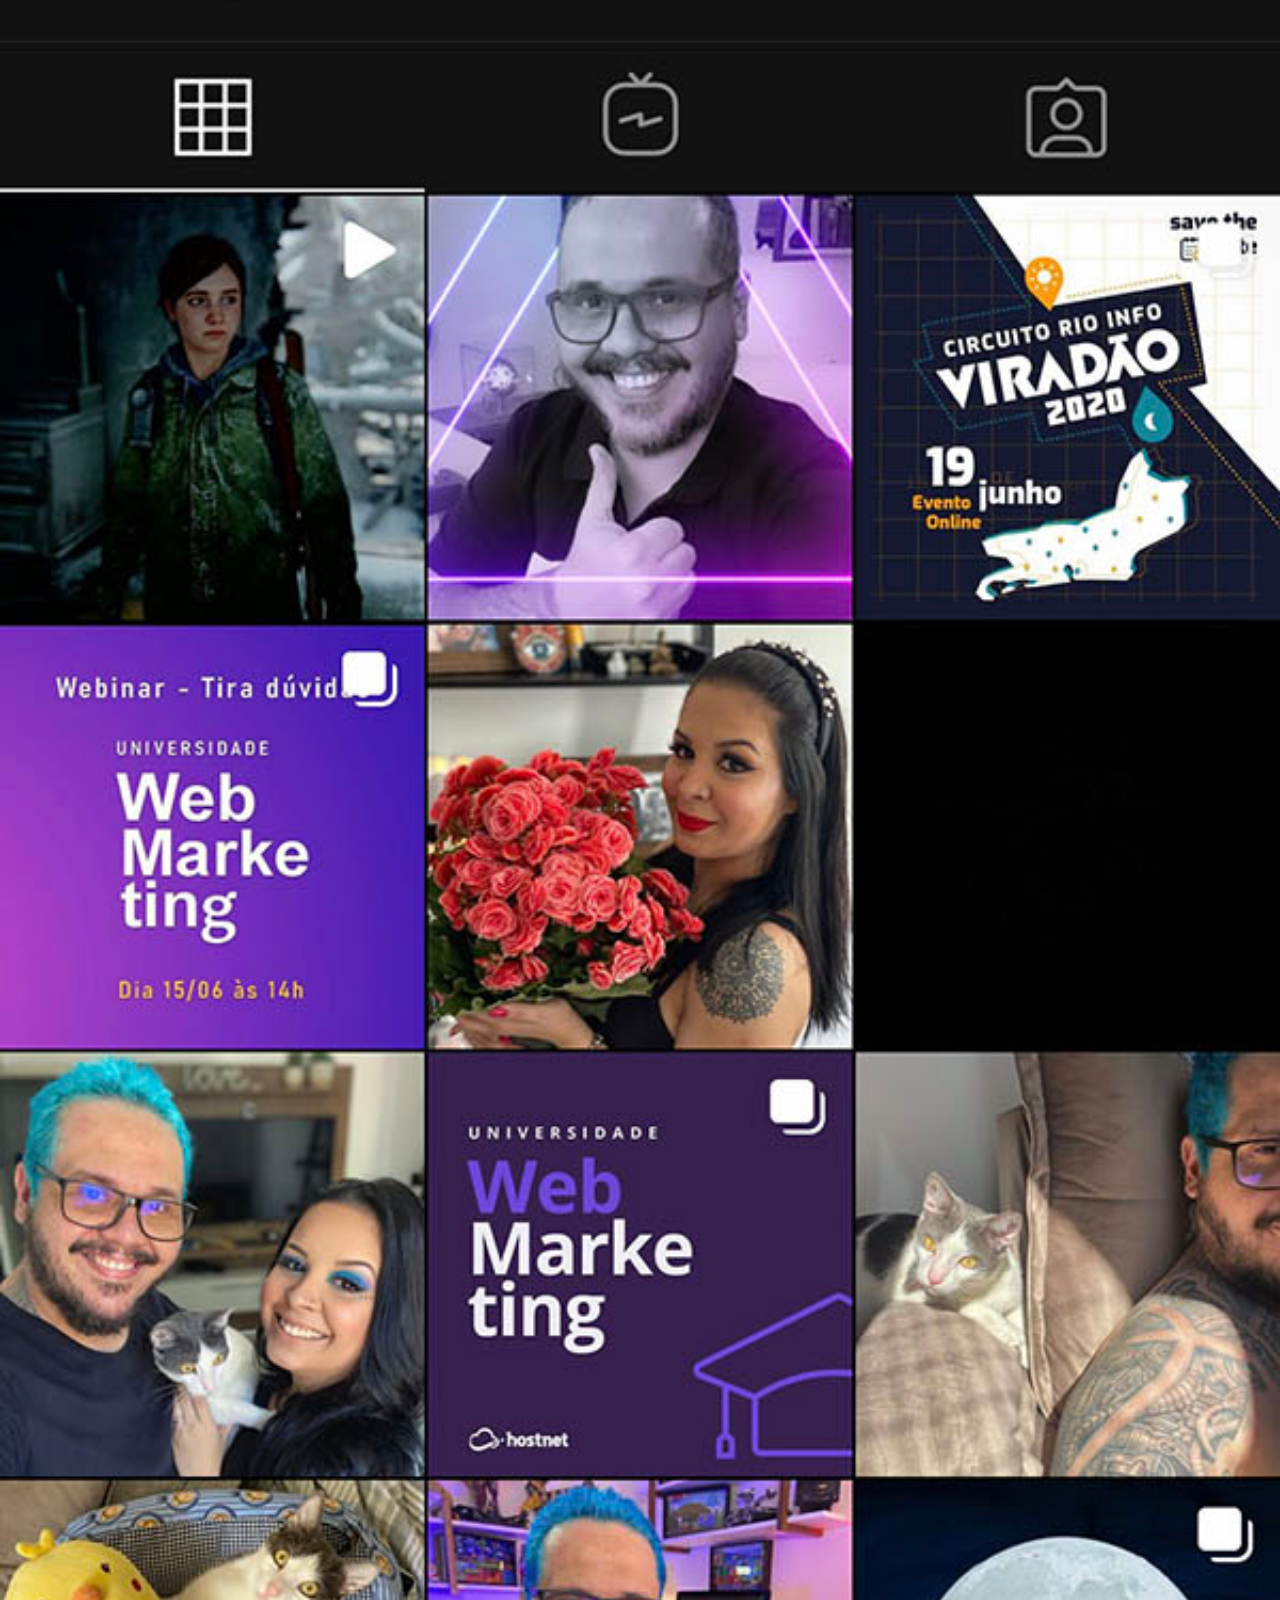
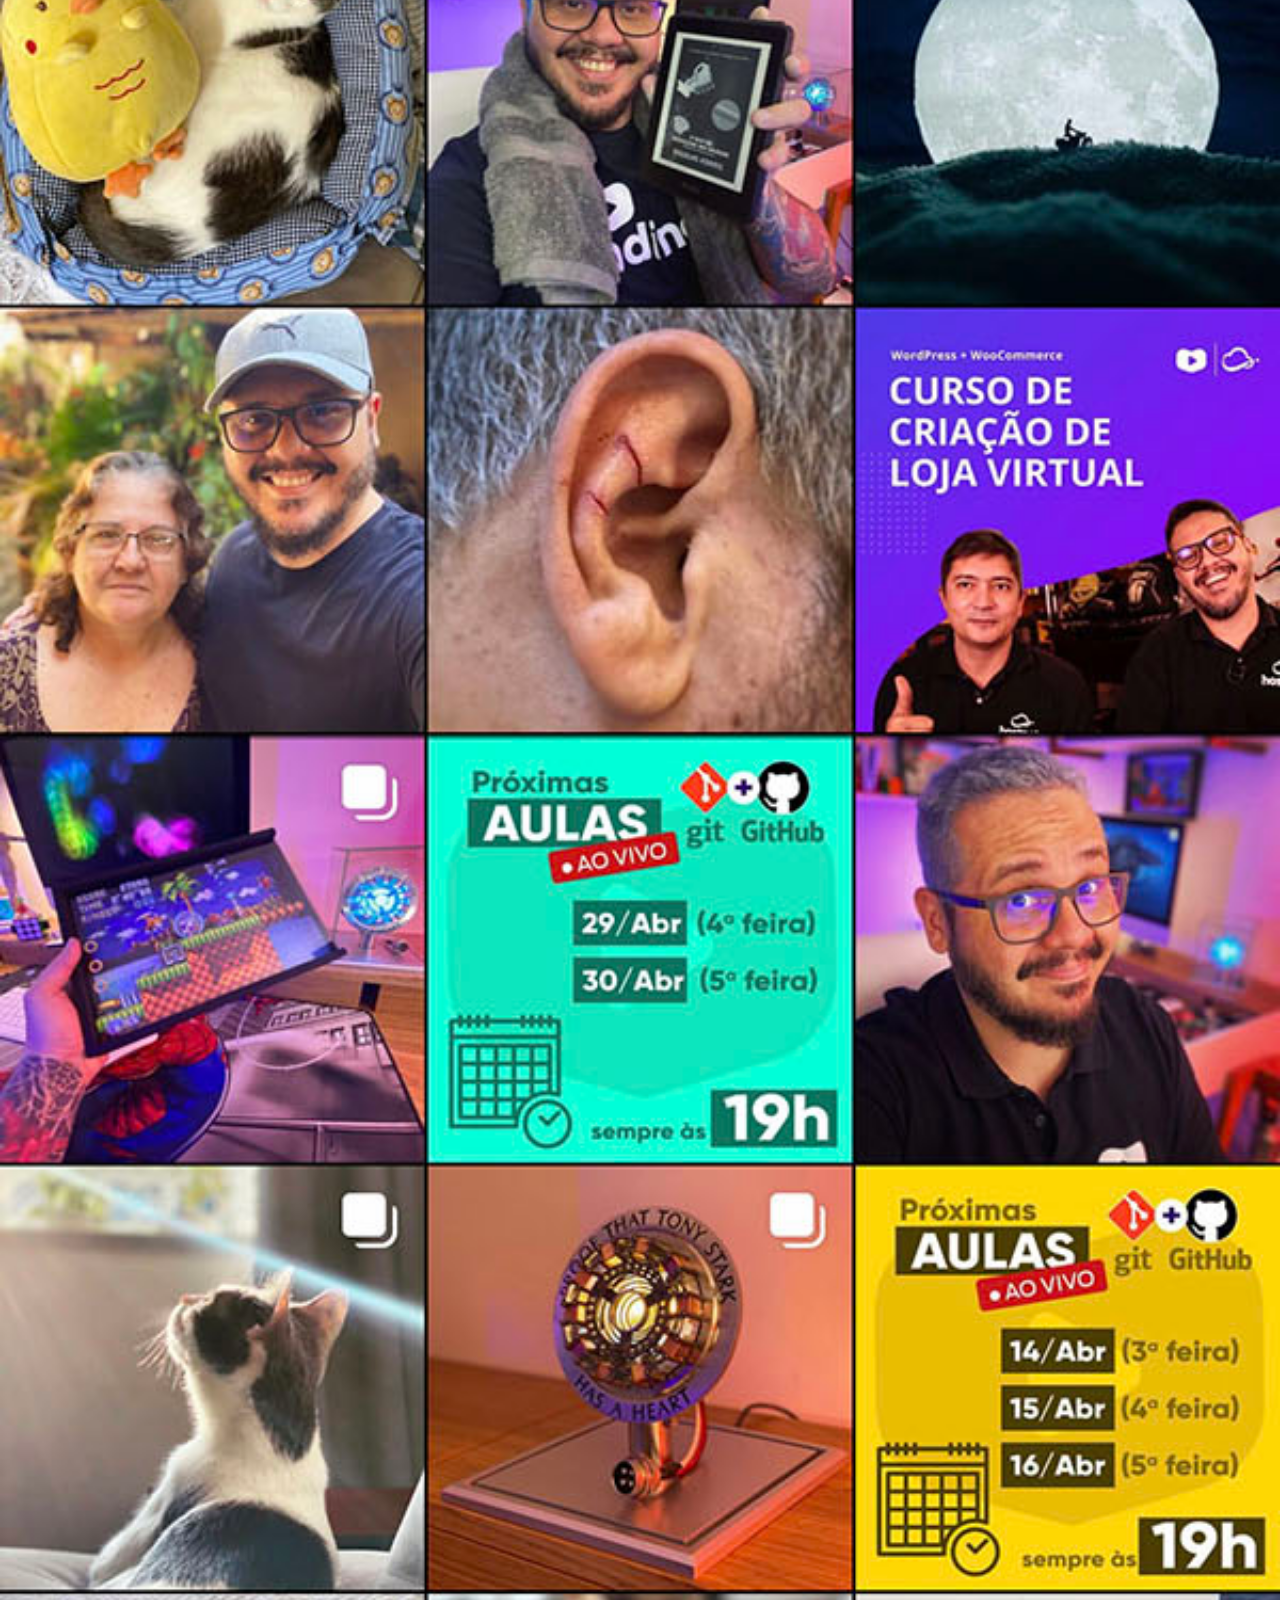
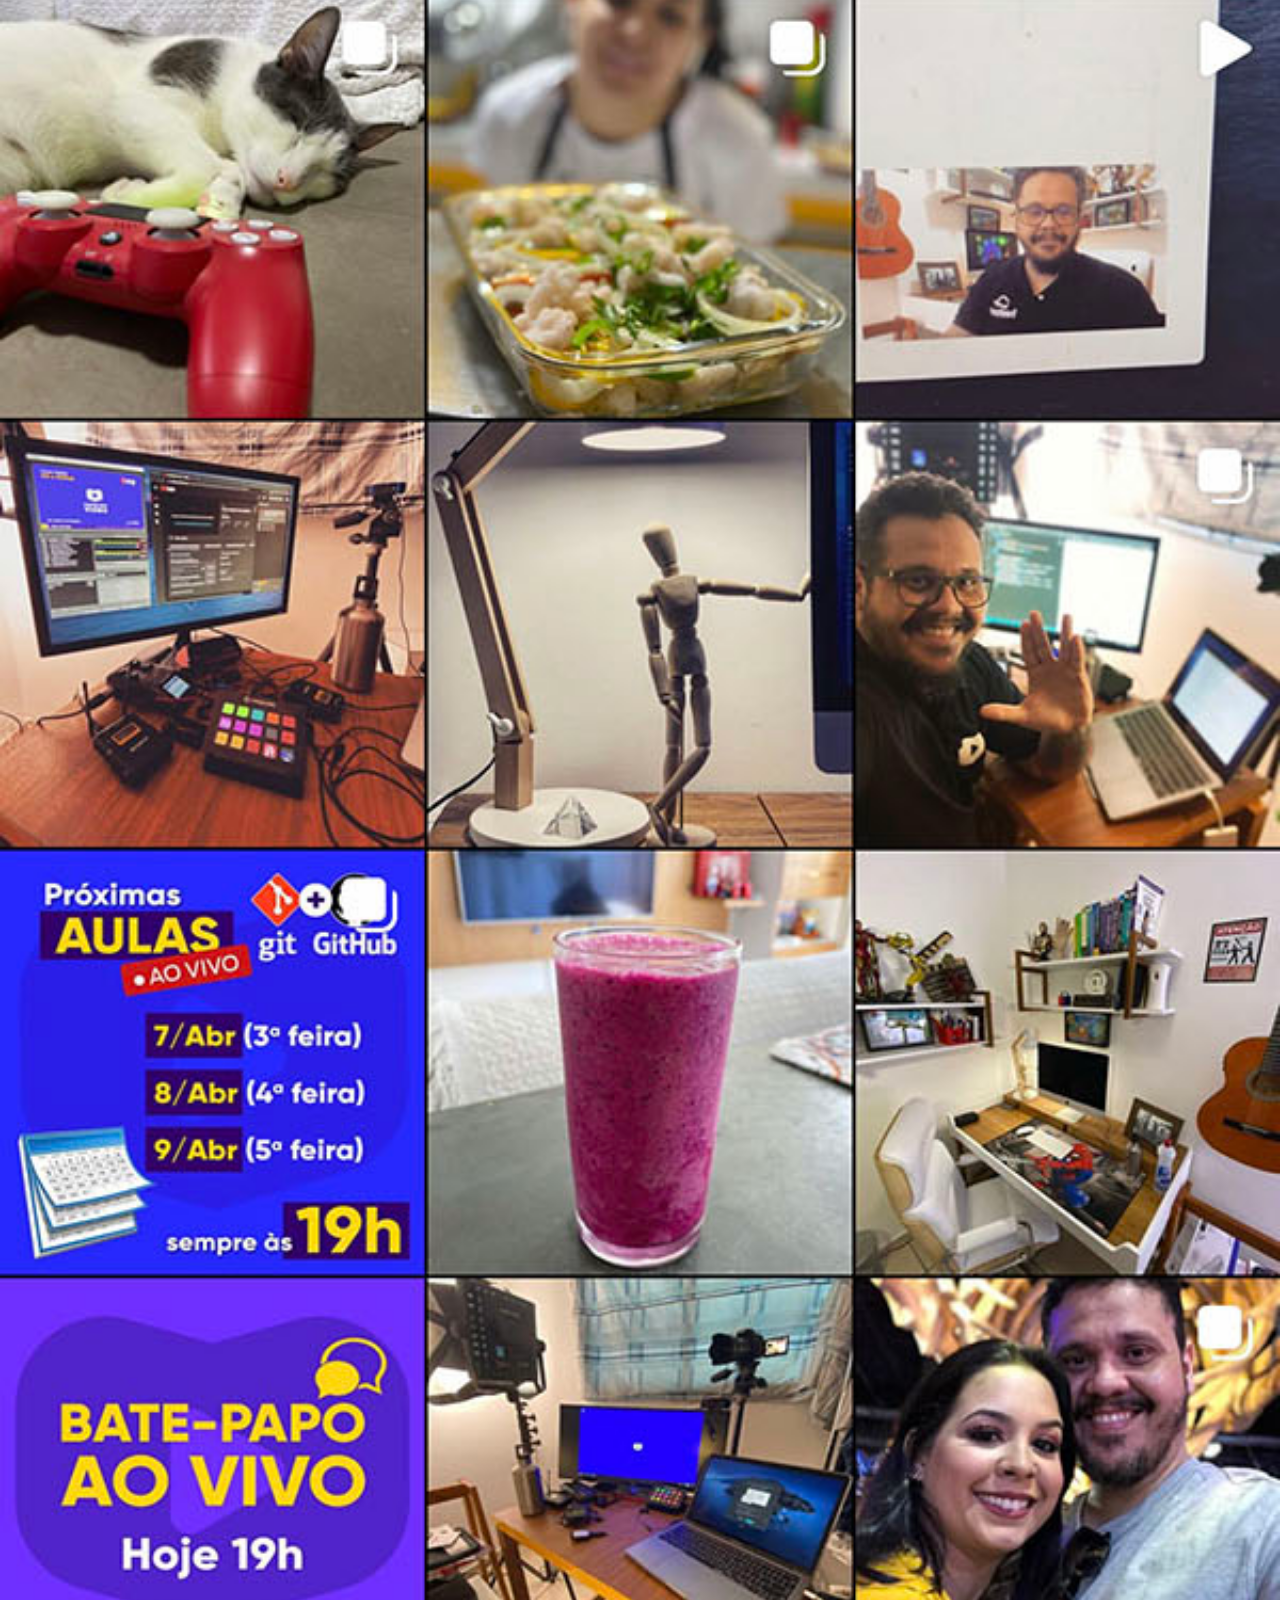
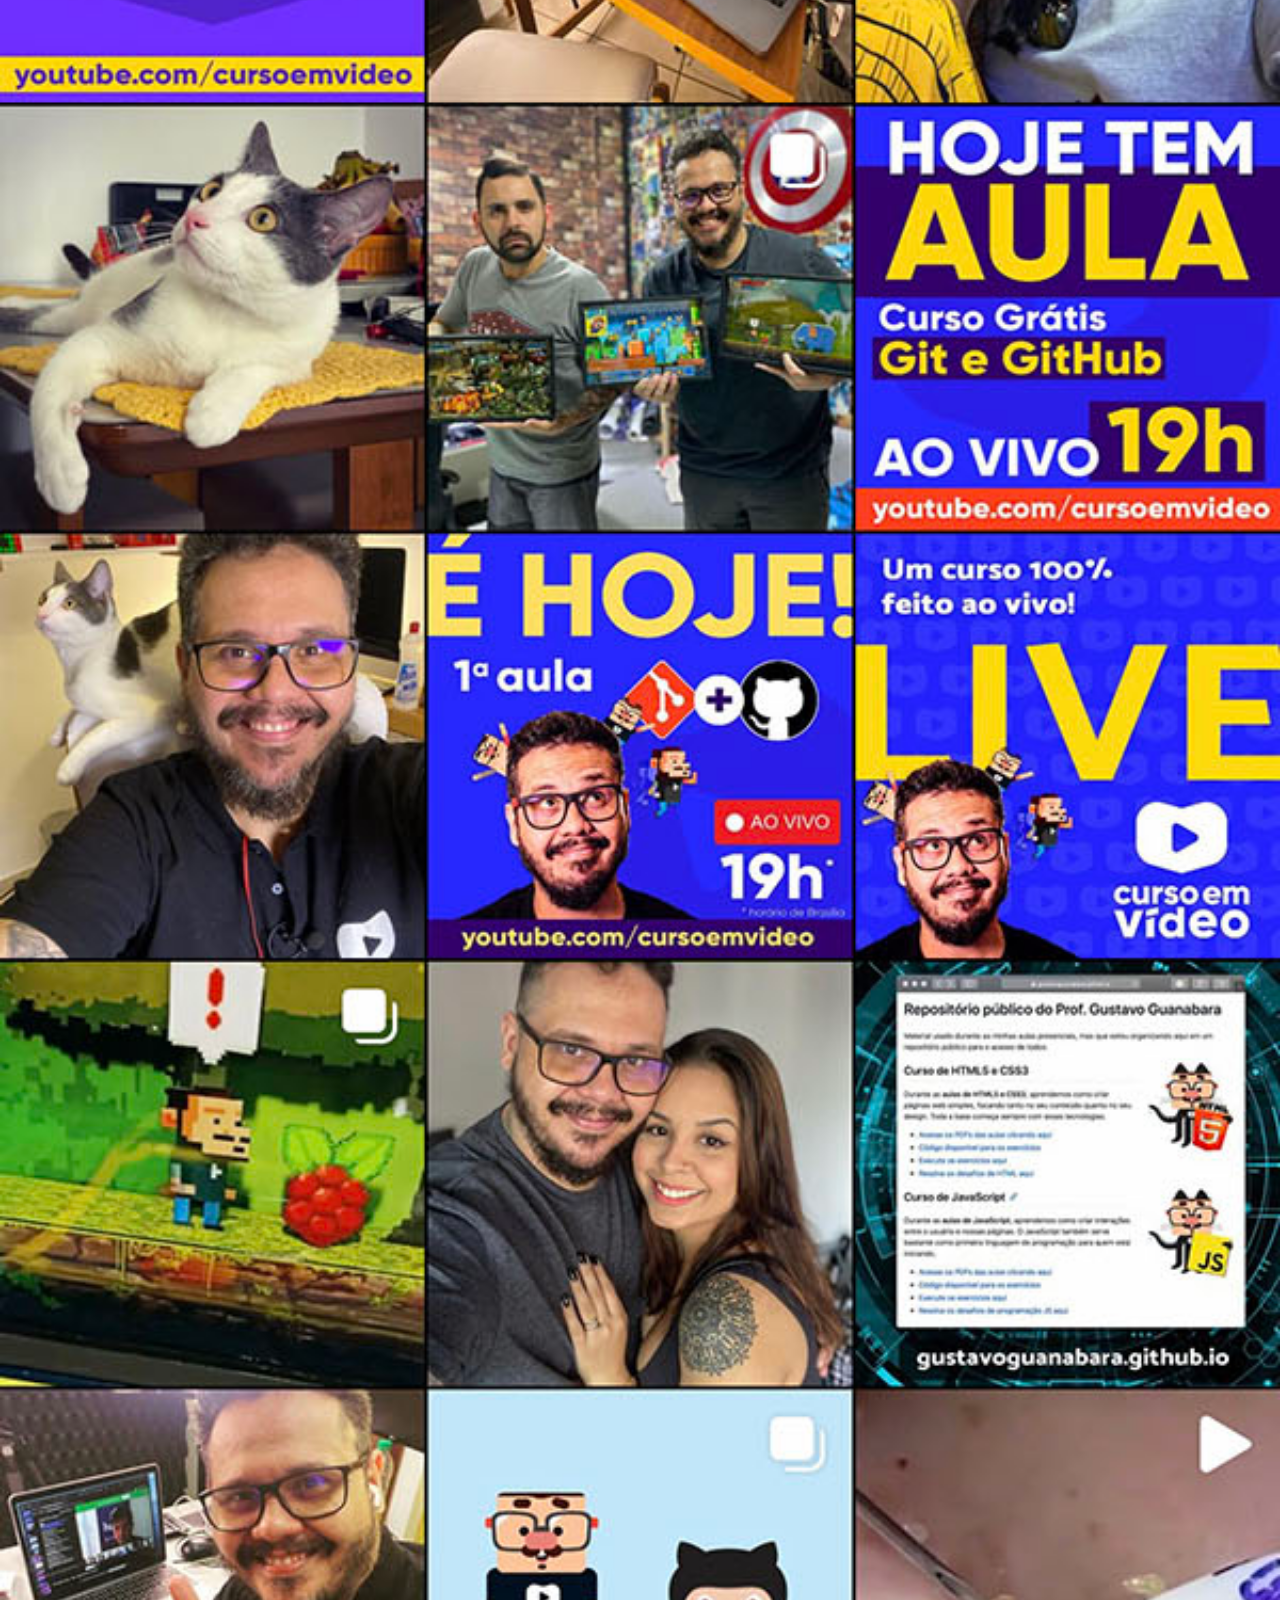
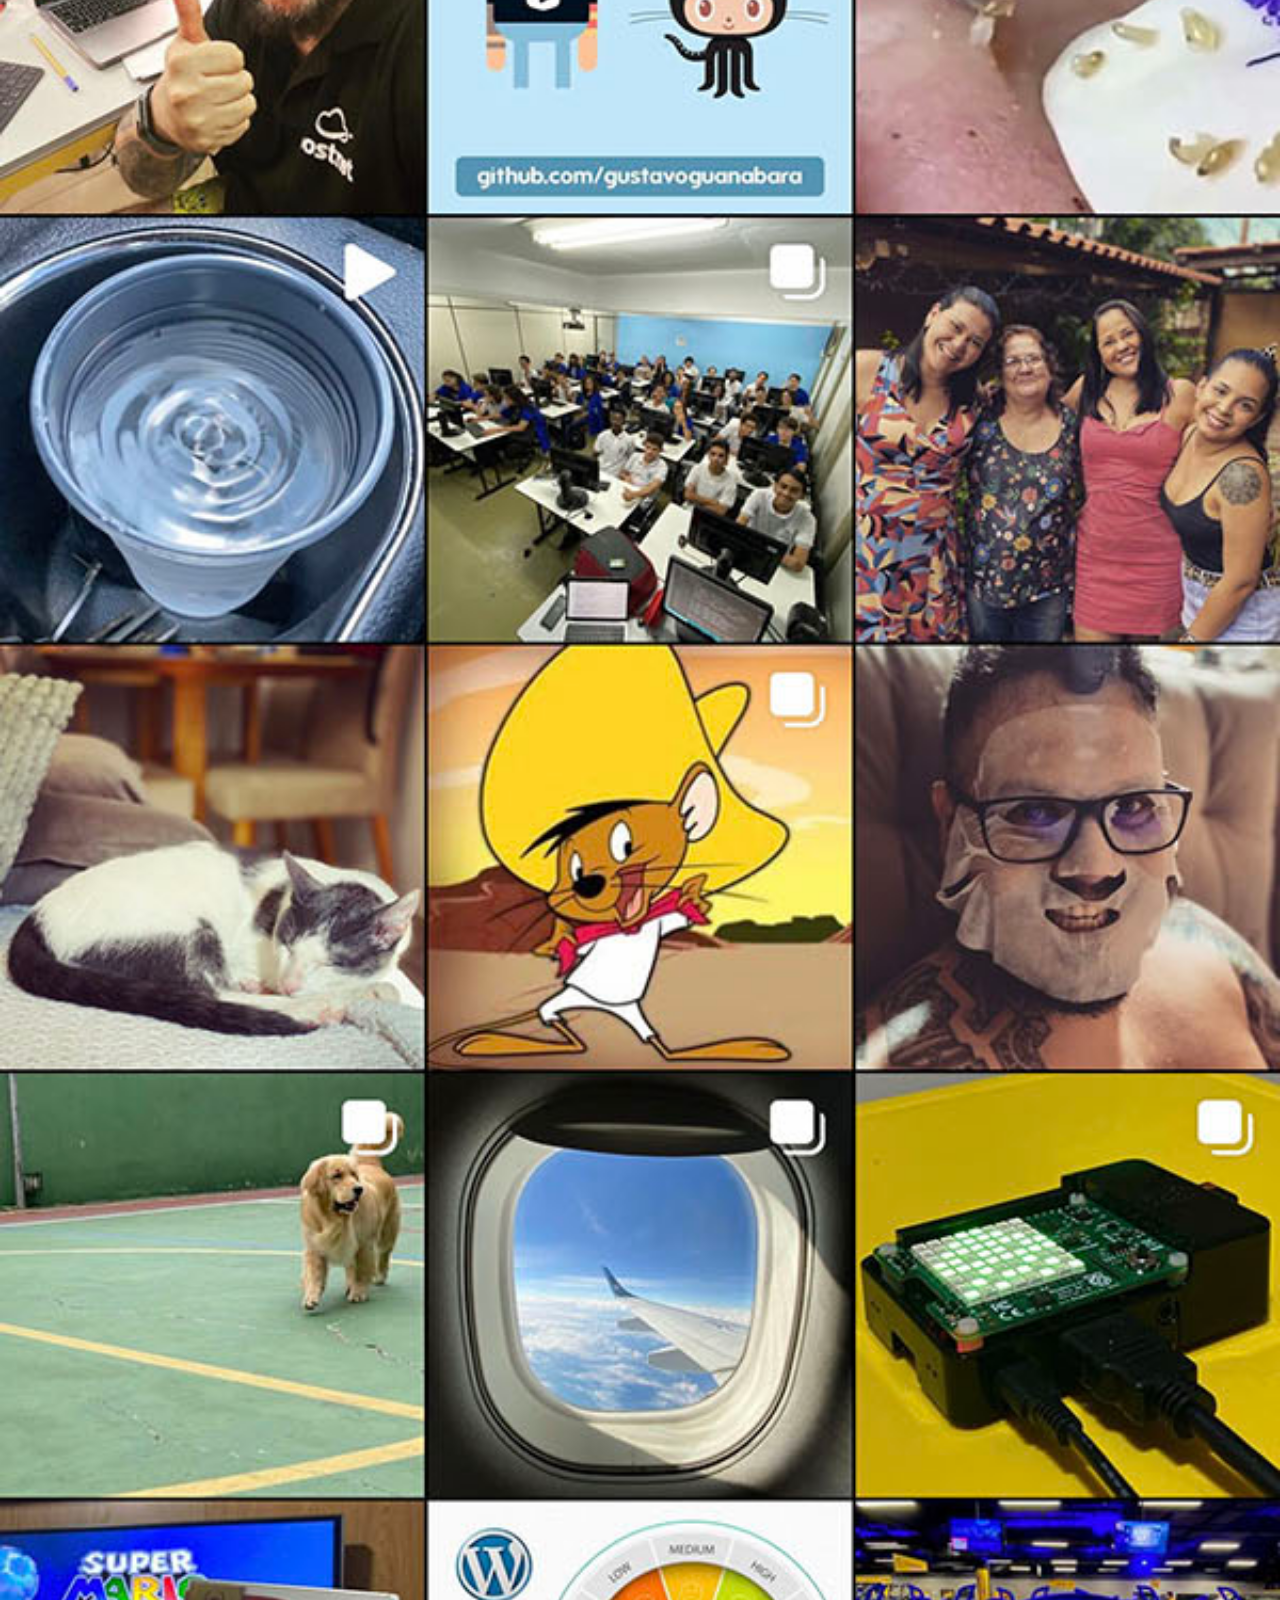
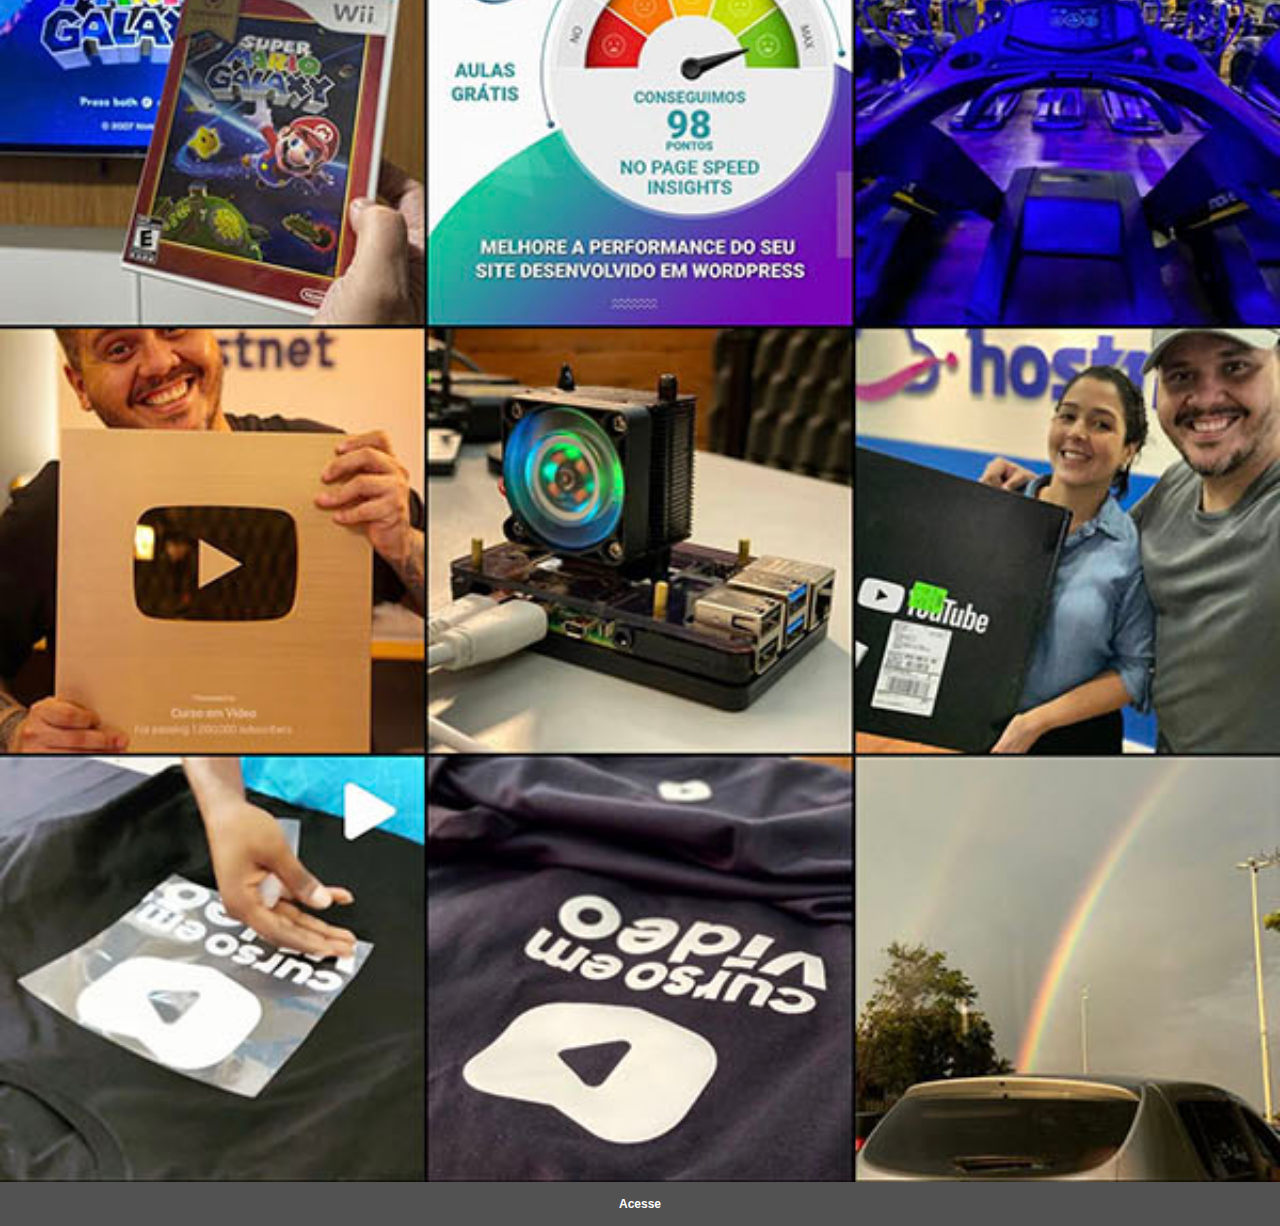
<file: instagram.html>
<!DOCTYPE html>
<html lang="pt-br">
<head>
    <meta charset="UTF-8">
    <meta name="viewport" content="width=device-width, initial-scale=1.0">
    <link rel="stylesheet" href="estilos/redes-sociais.css">
    <title>Instagram</title>
</head>
<body>
    <img src="imagens/tela-instagram.jpg" alt="Instagram">
    <a href="https://instagram.com/cursoemvideo" target="_blank">Acesse</a>
</body>
</html>
</file>
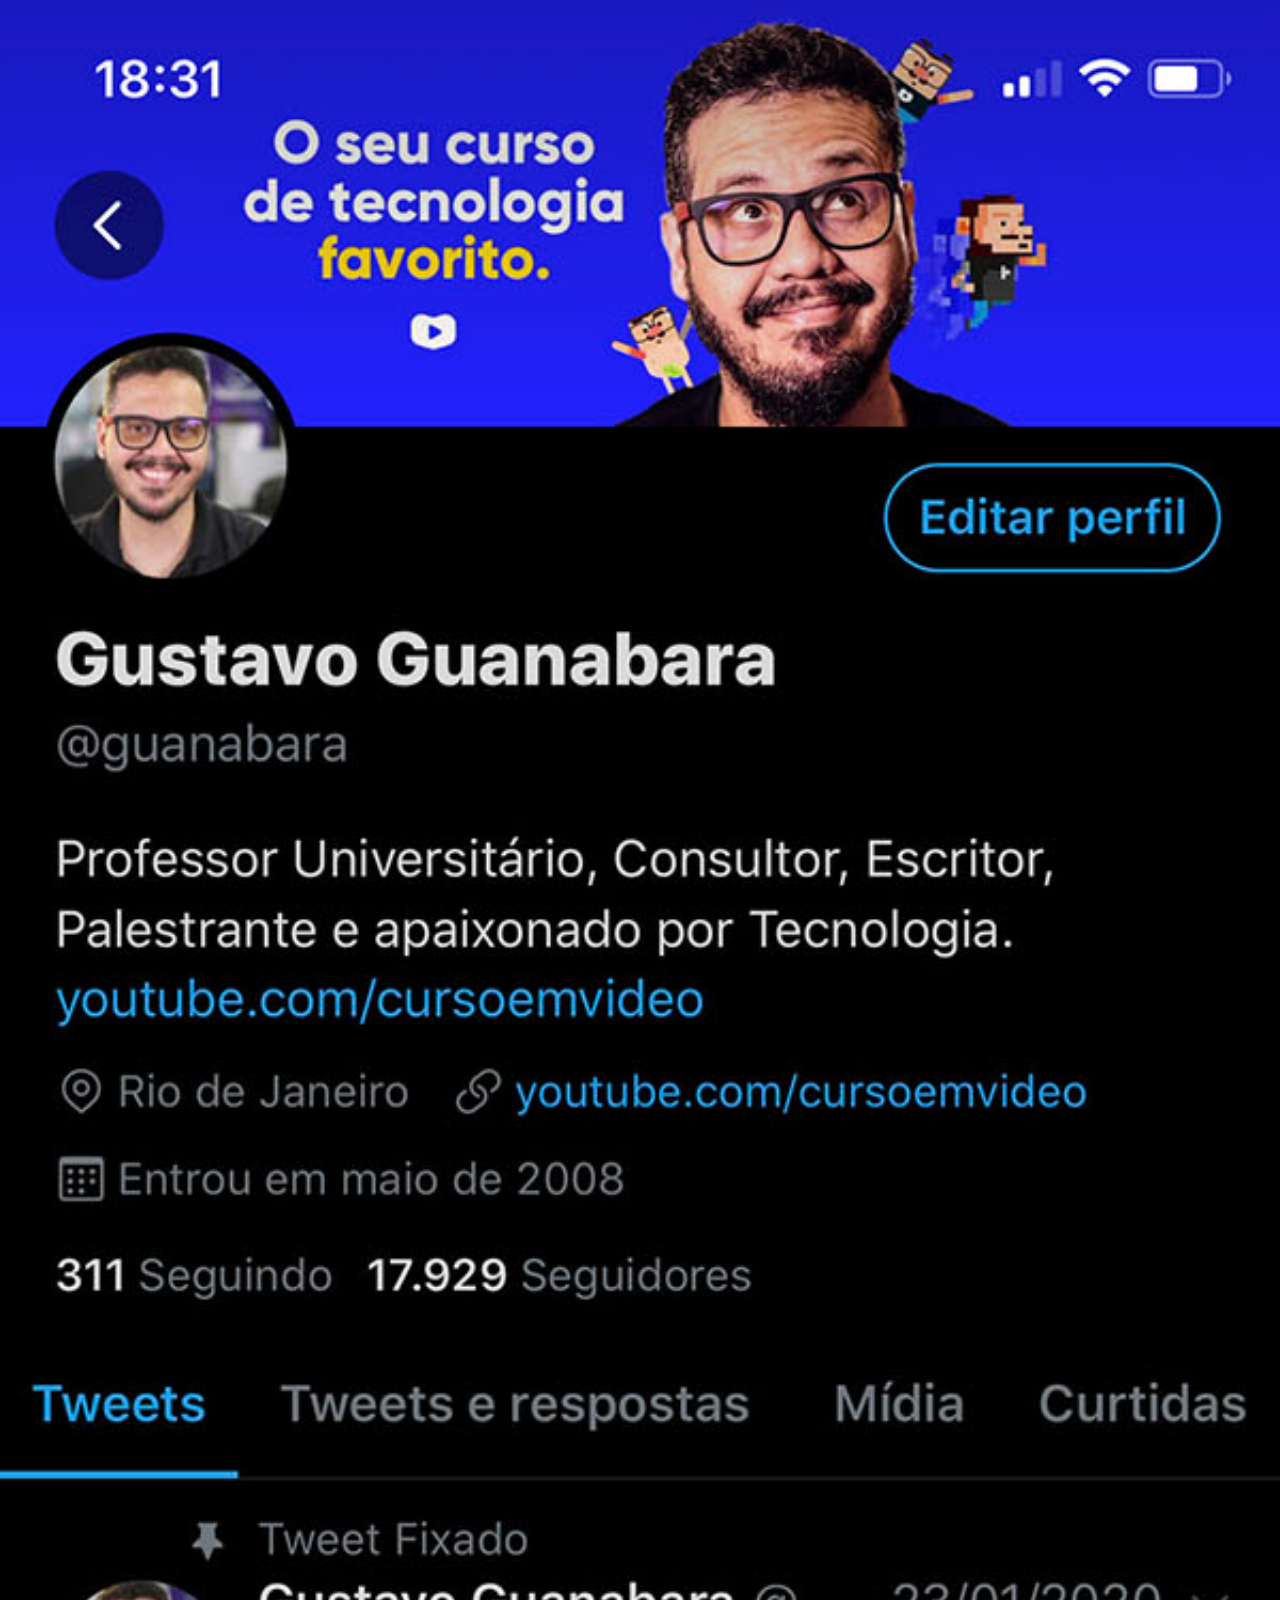
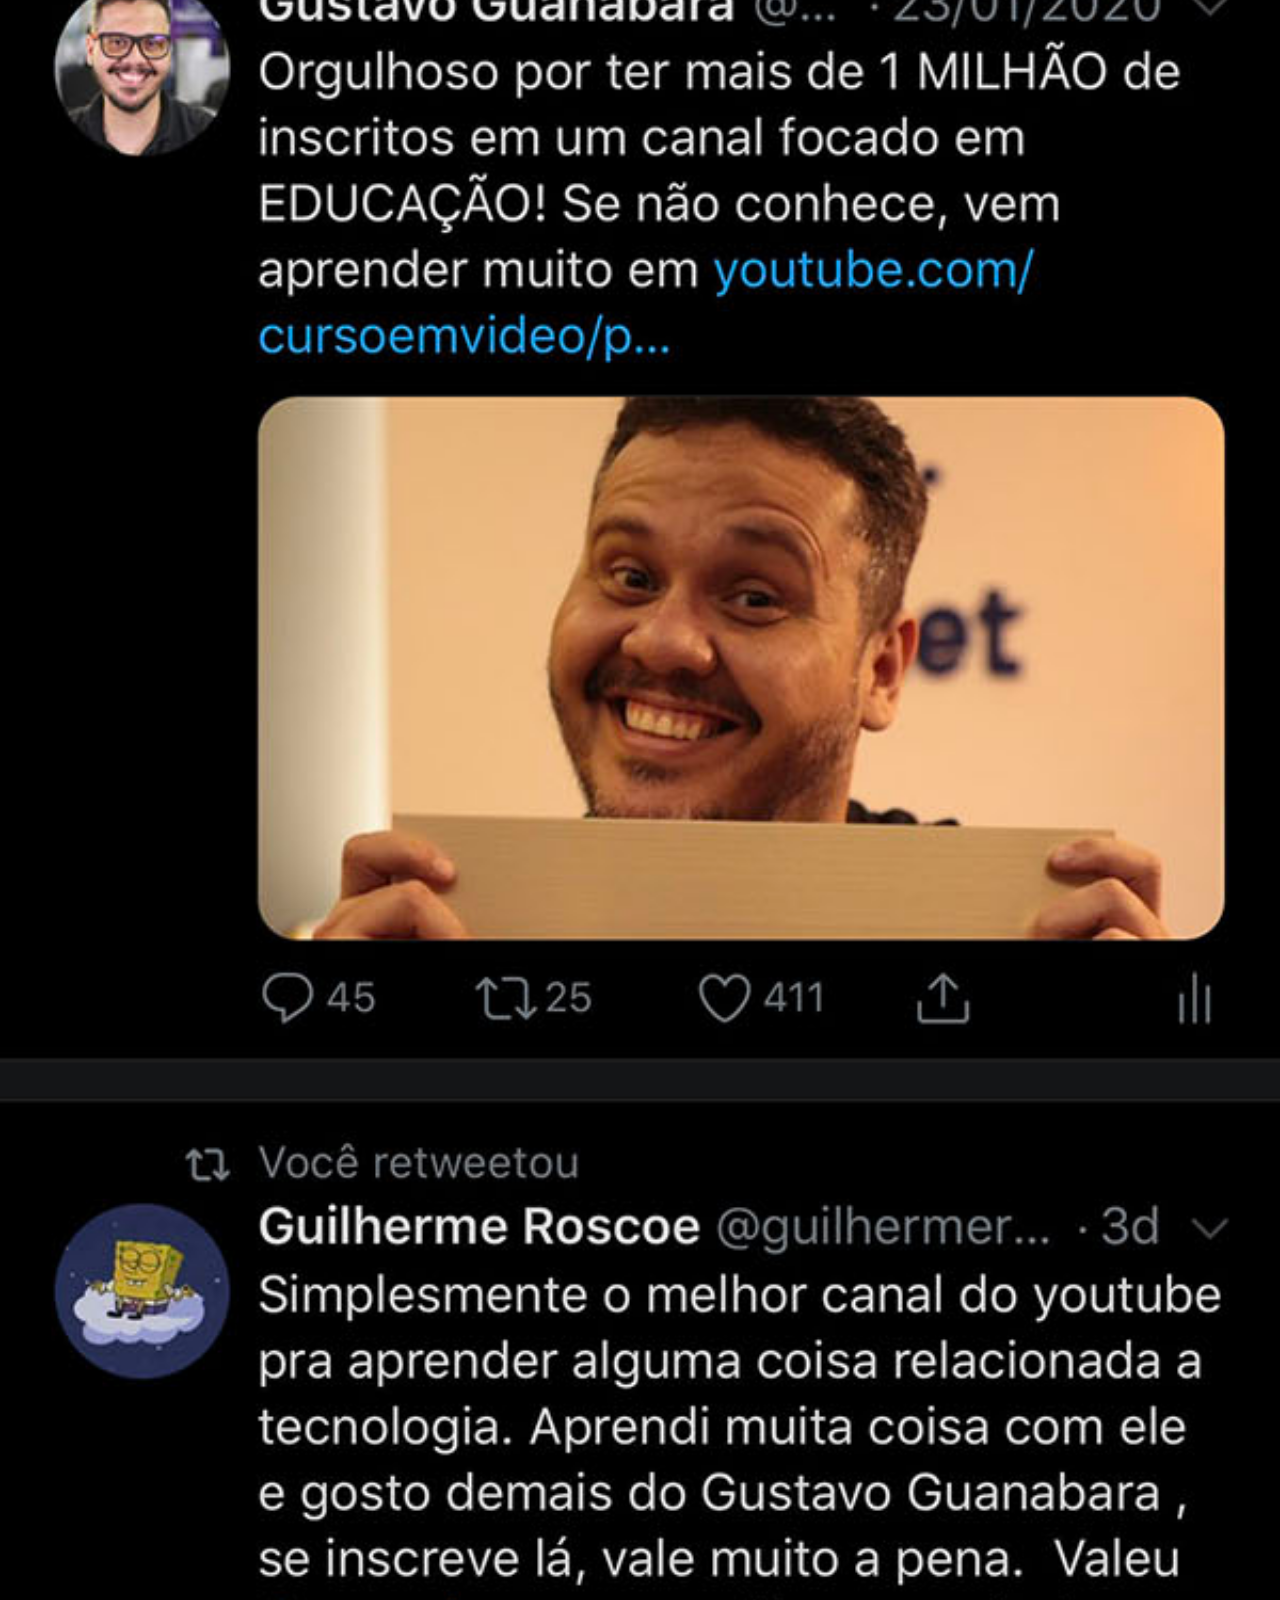
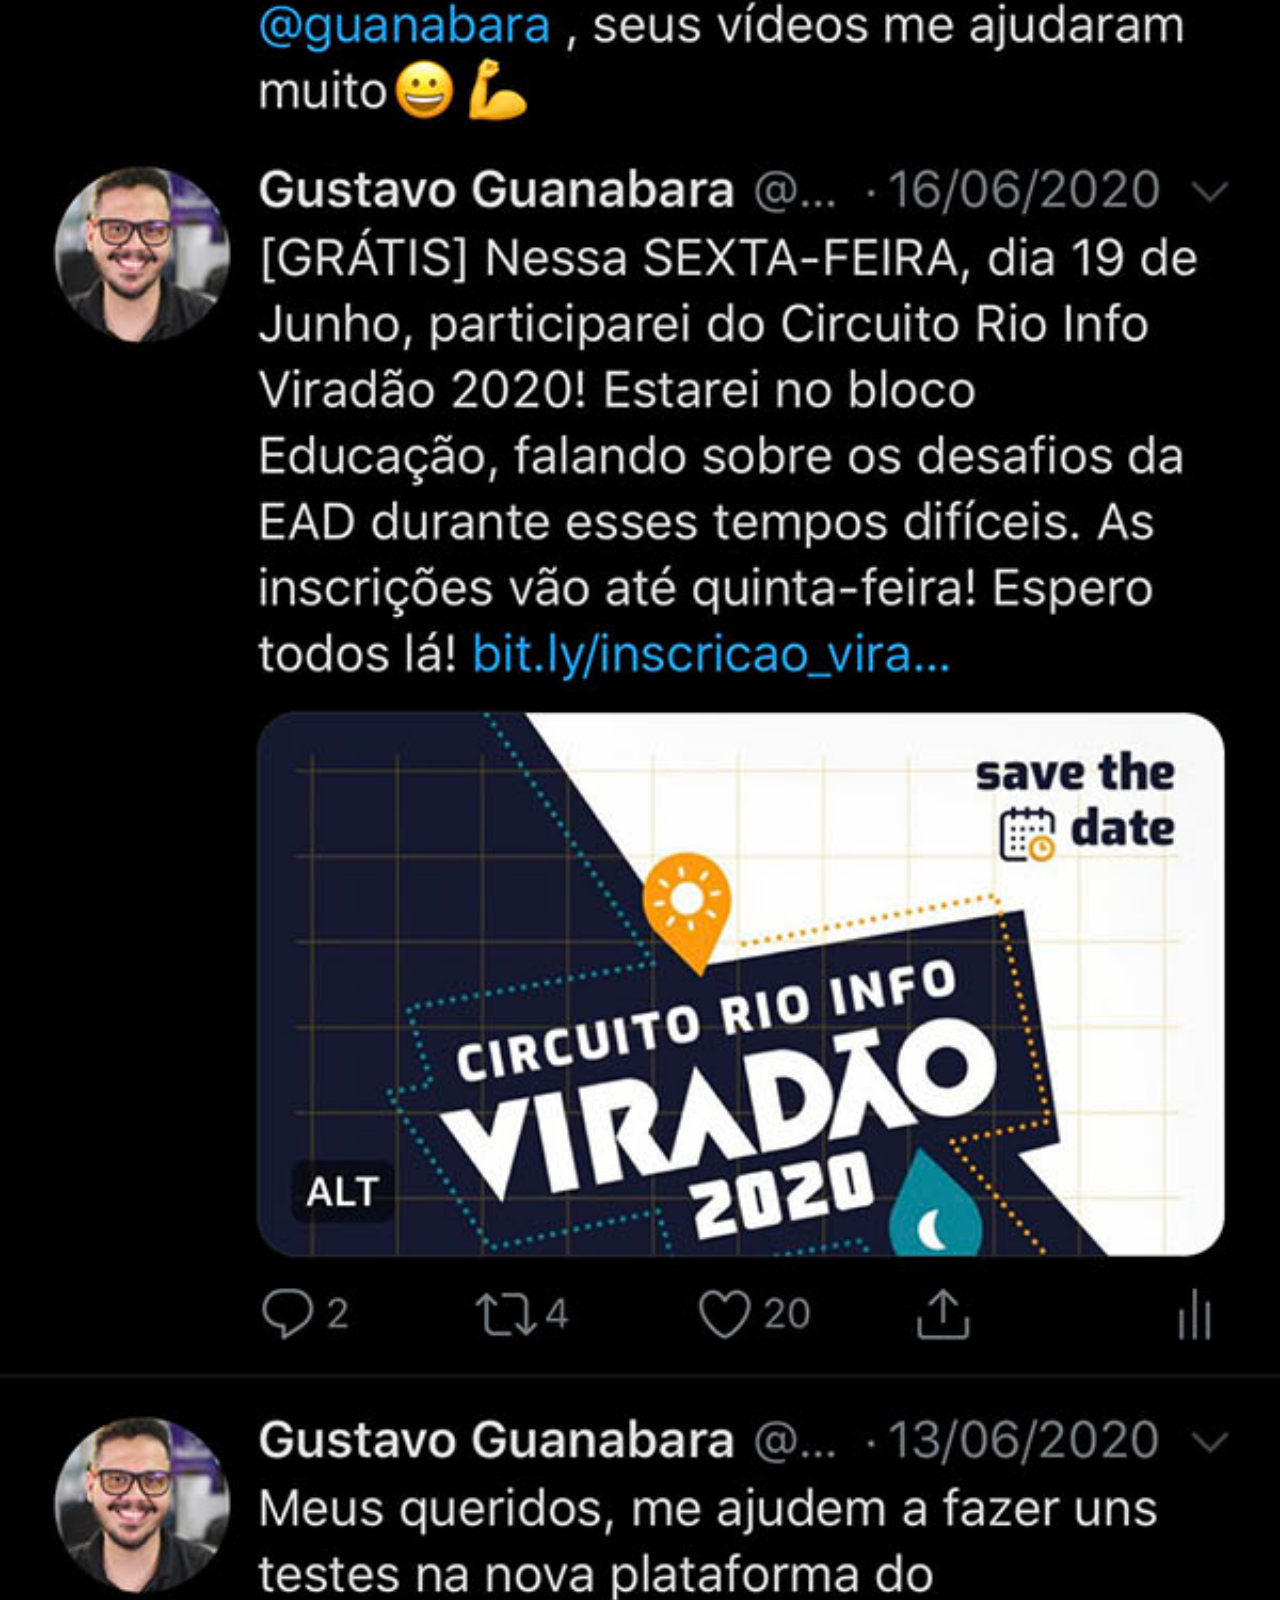
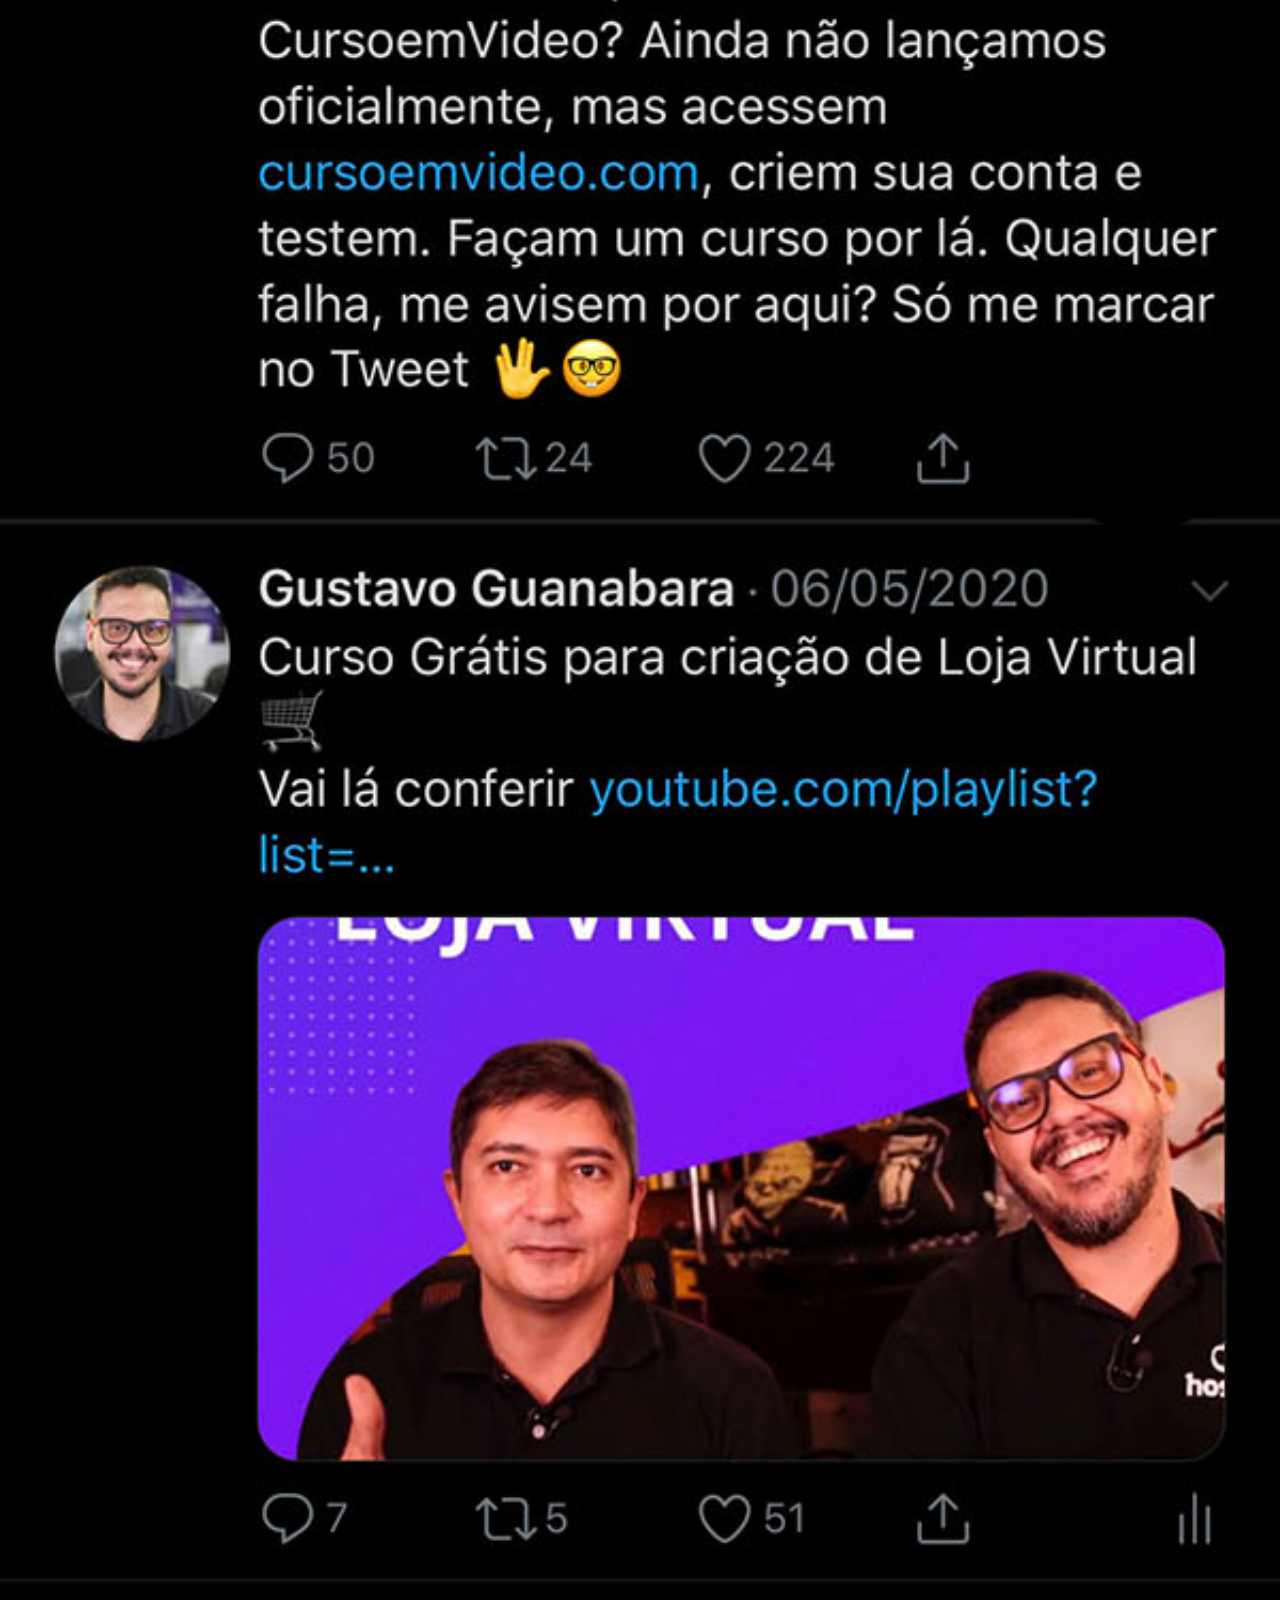
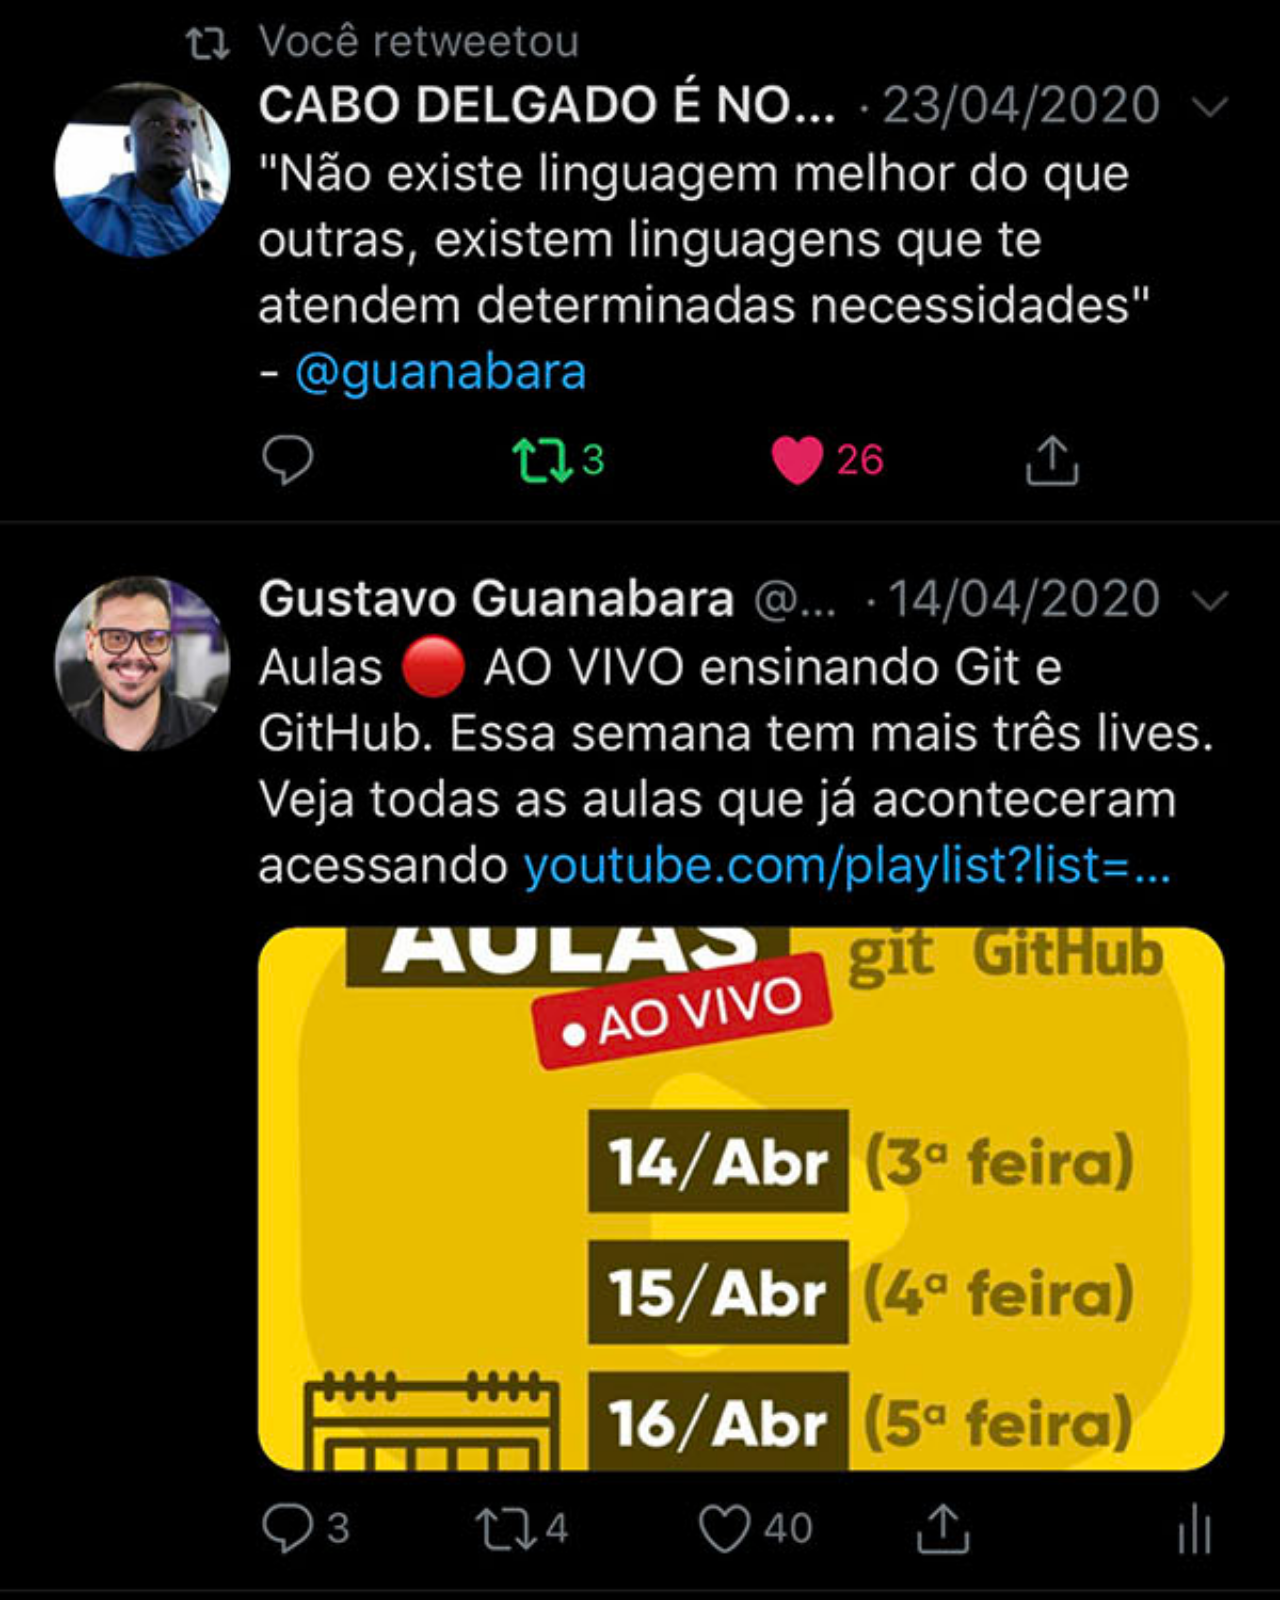
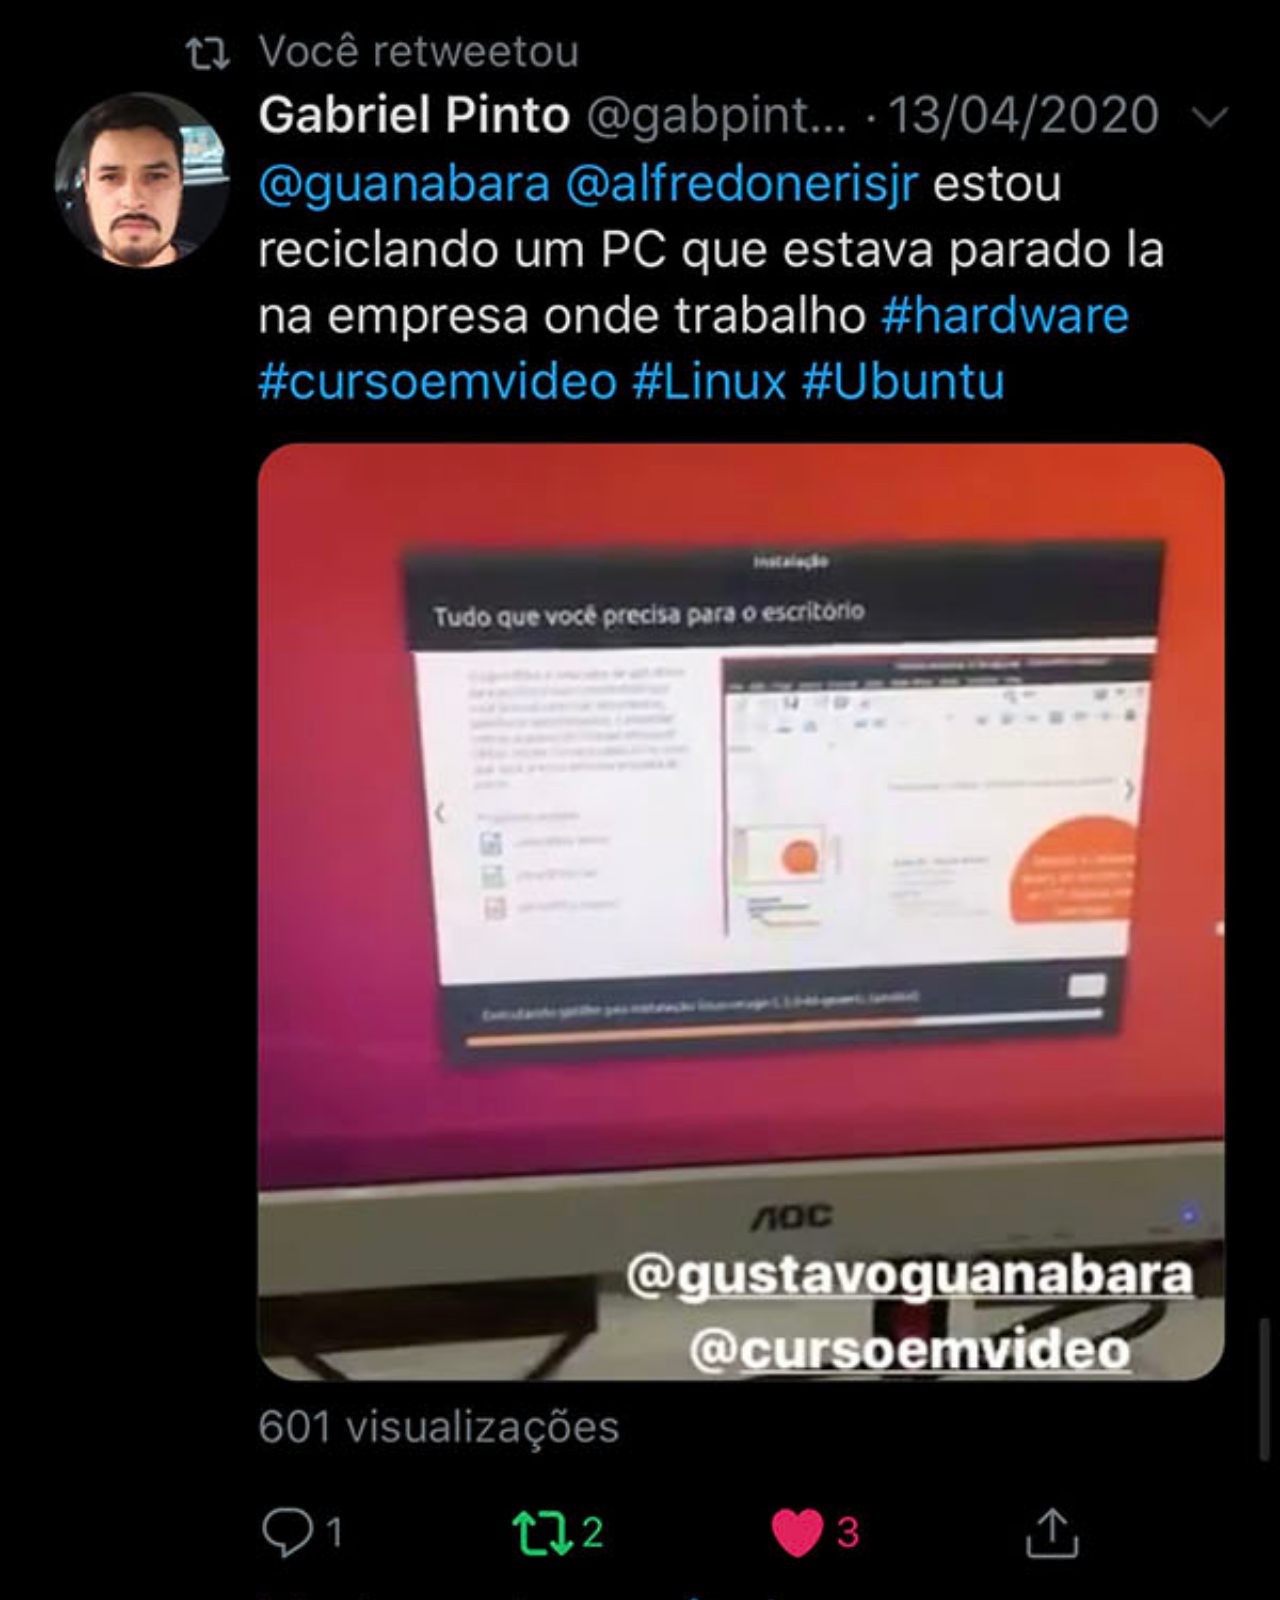
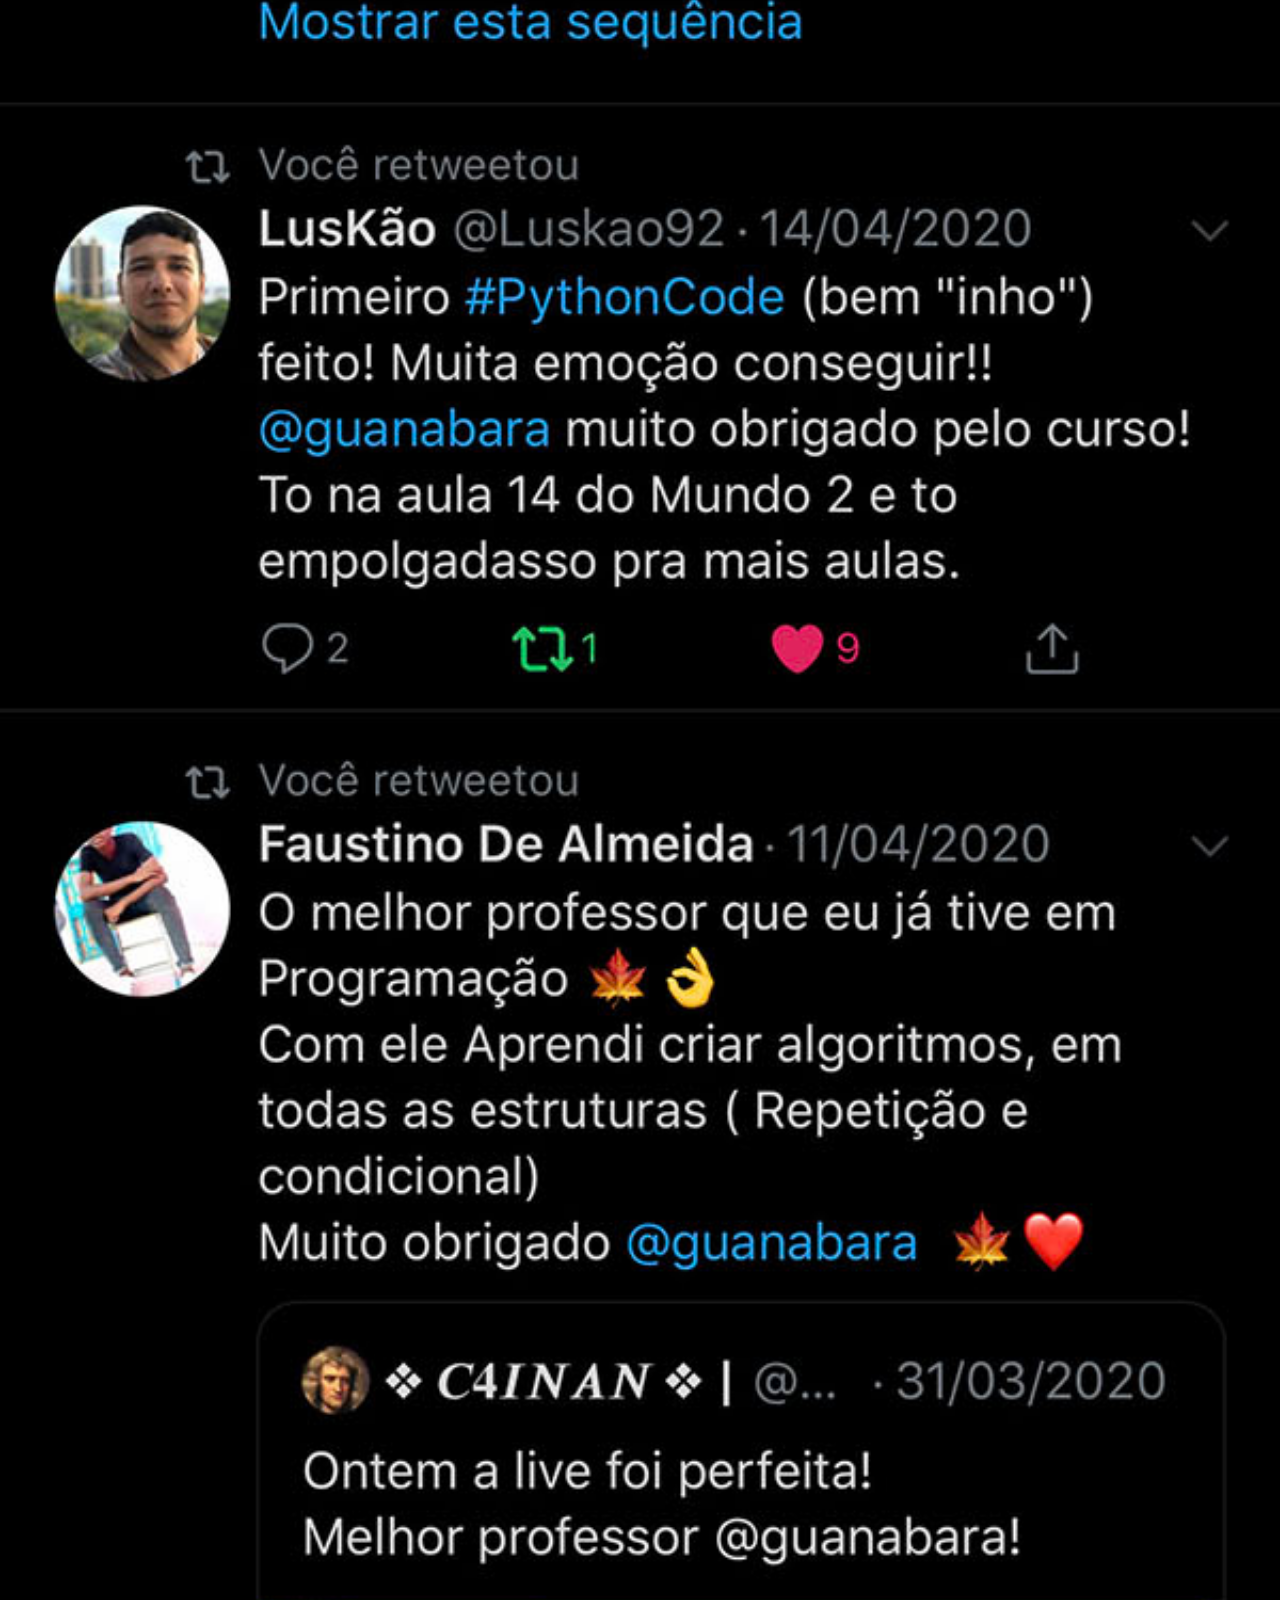
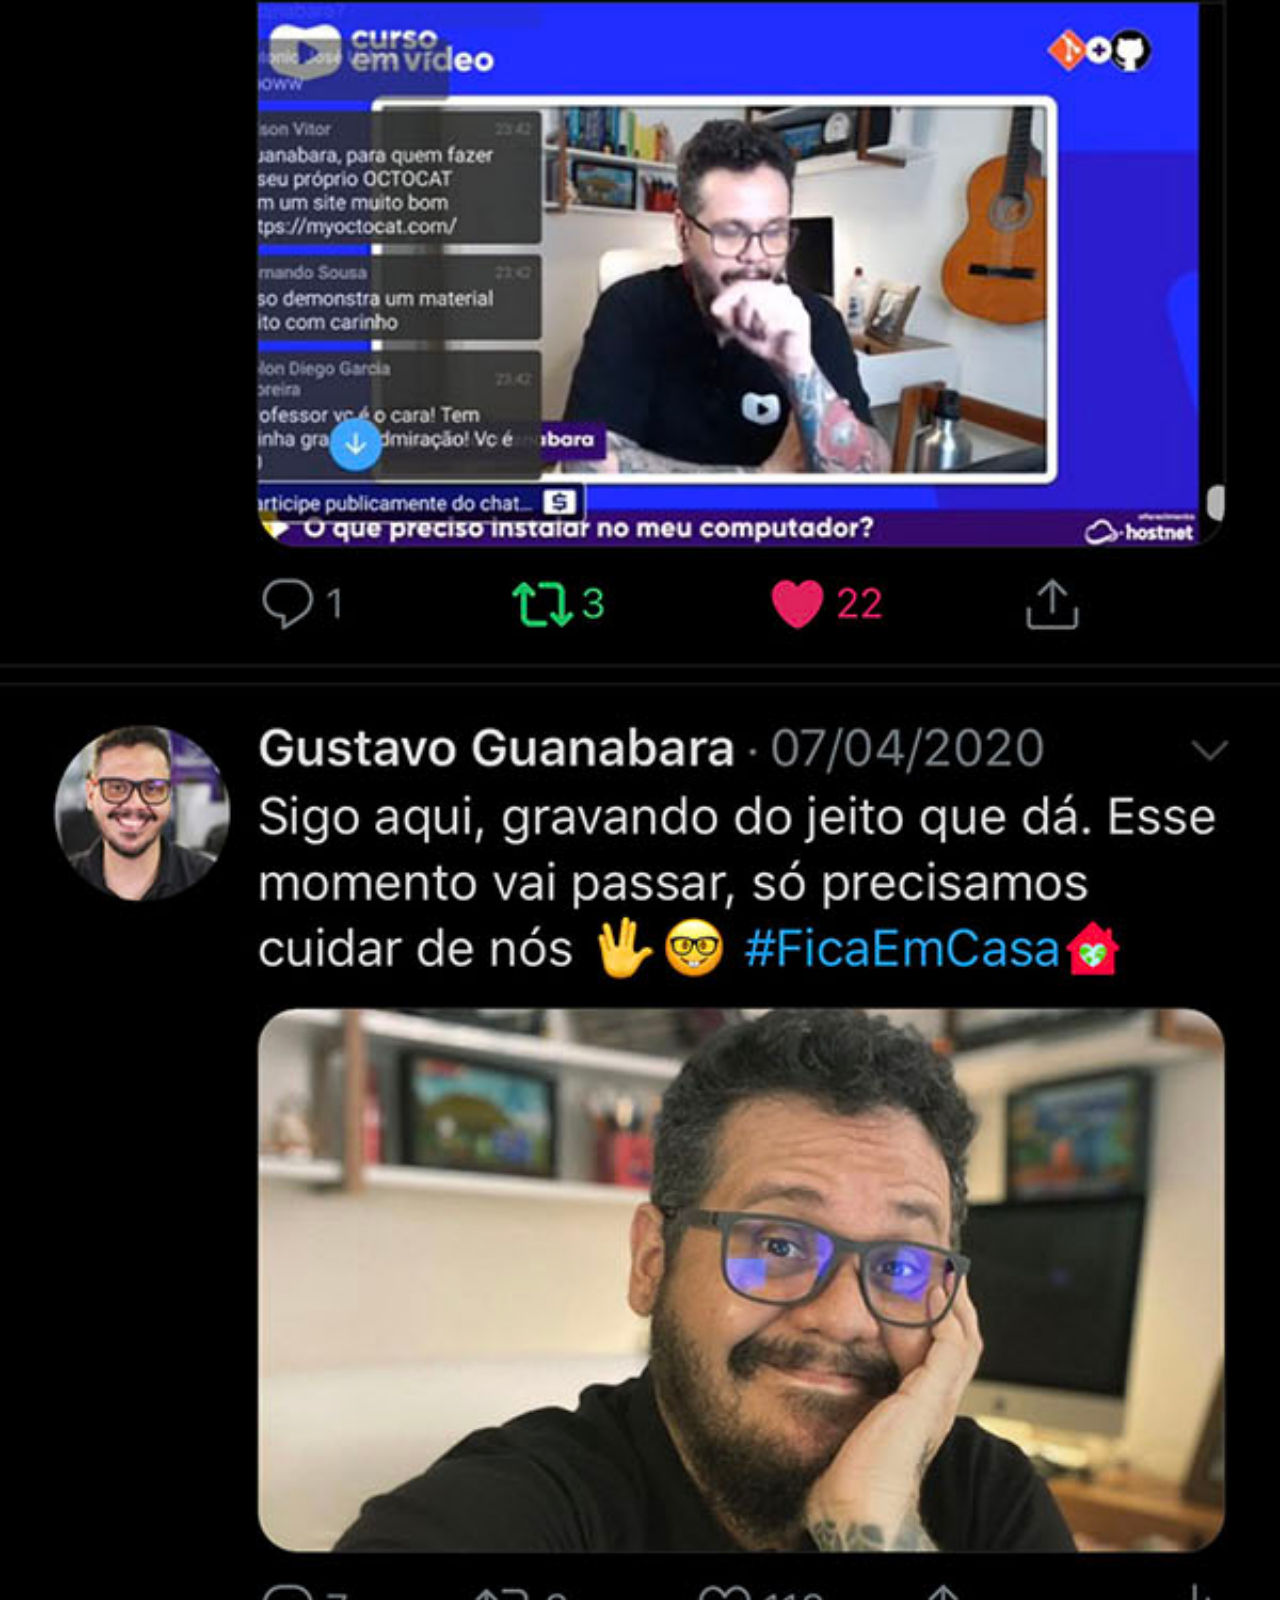
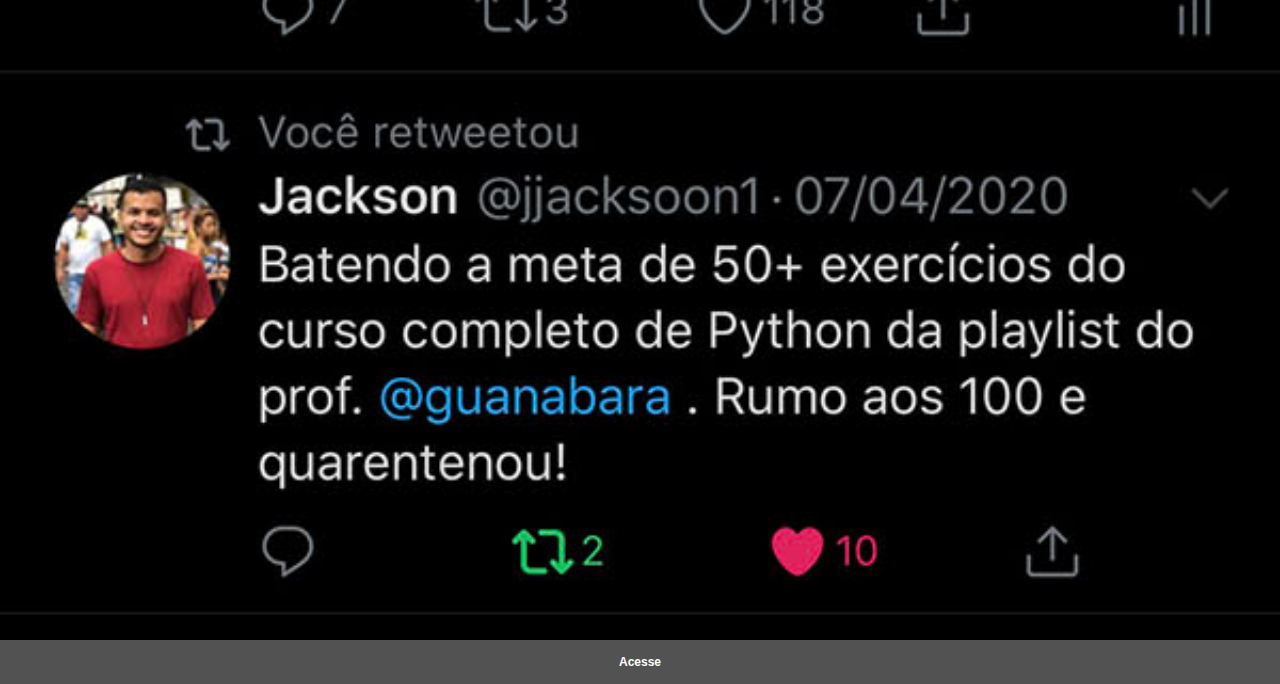
<file: twitter.html>
<!DOCTYPE html>
<html lang="pt-br">
<head>
    <meta charset="UTF-8">
    <meta name="viewport" content="width=device-width, initial-scale=1.0">
    <link rel="stylesheet" href="estilos/redes-sociais.css">
    <title>Twitter</title>
</head>

<body>
    <img src="imagens/tela-twitter.jpg" alt="Twitter">
    <a href="https://twitter.com/cursoemvideo" target="_blank">Acesse</a>
</body>
</html>
</file>
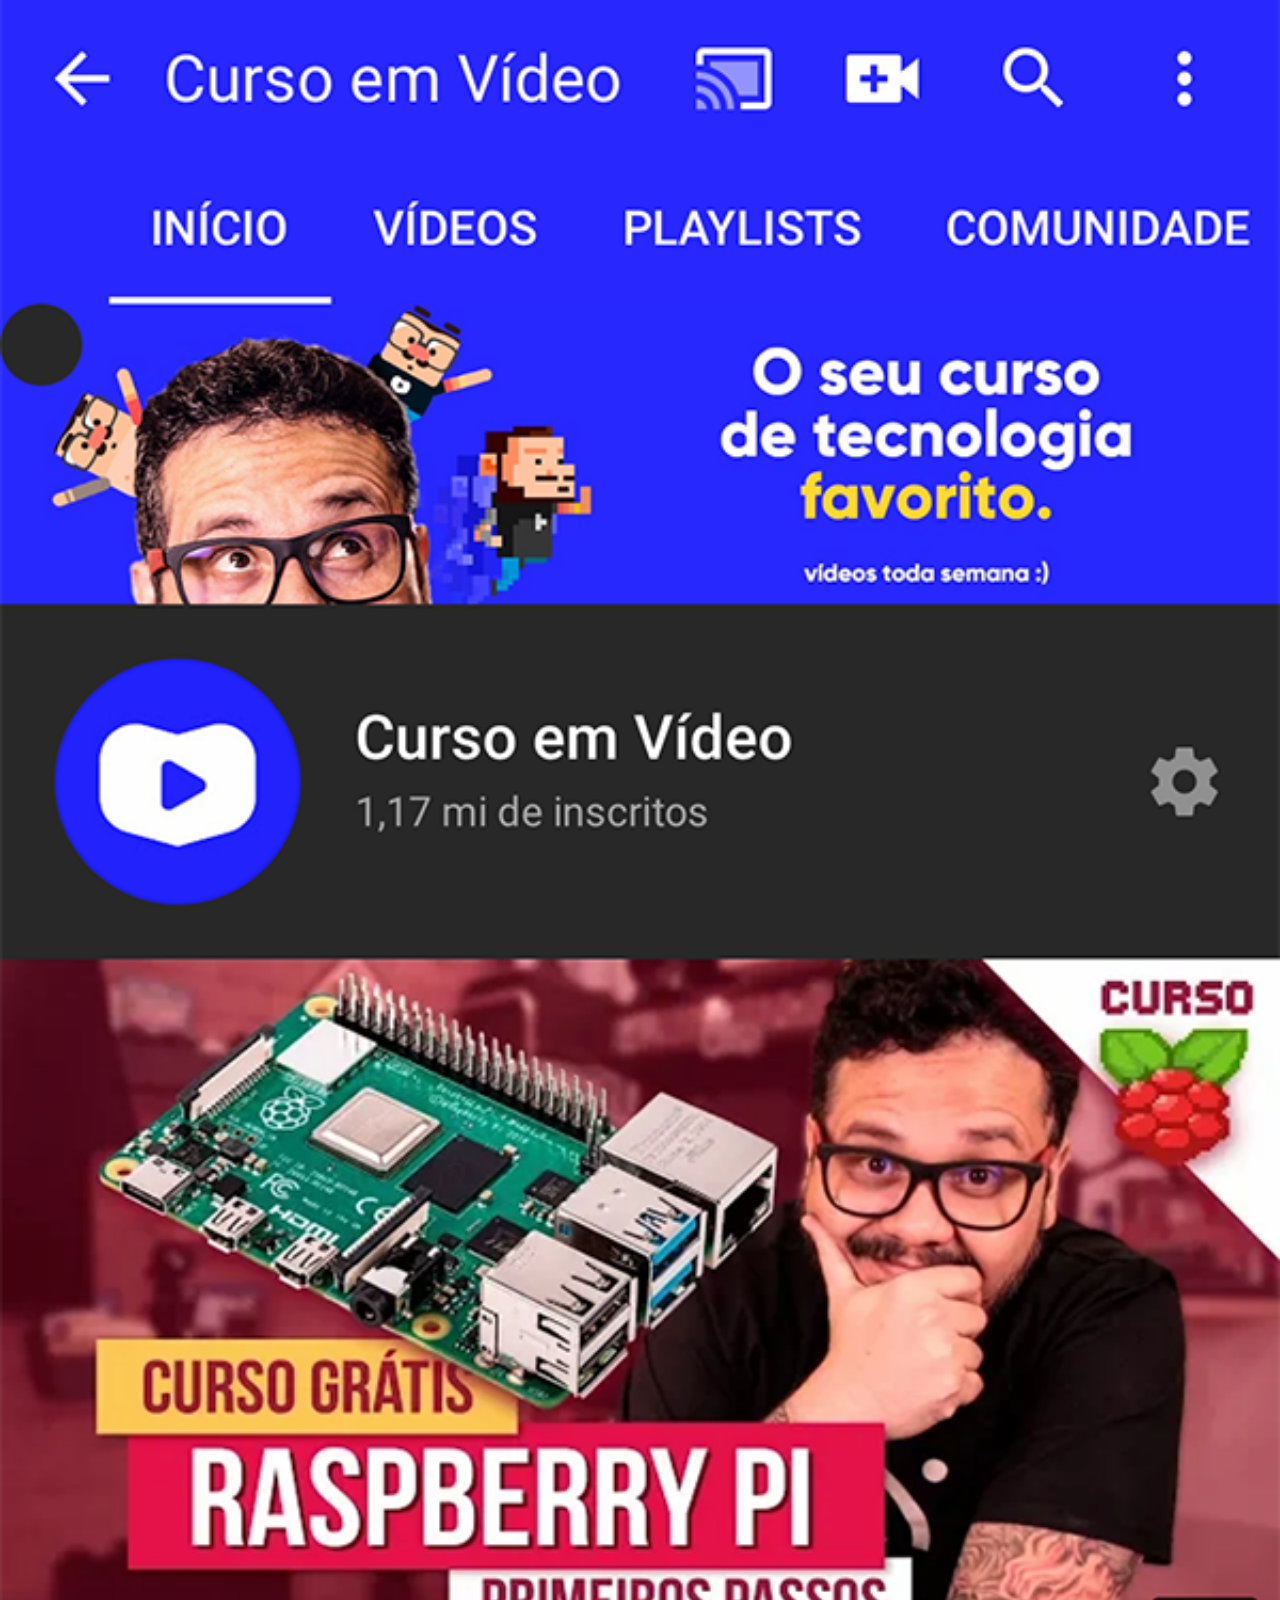
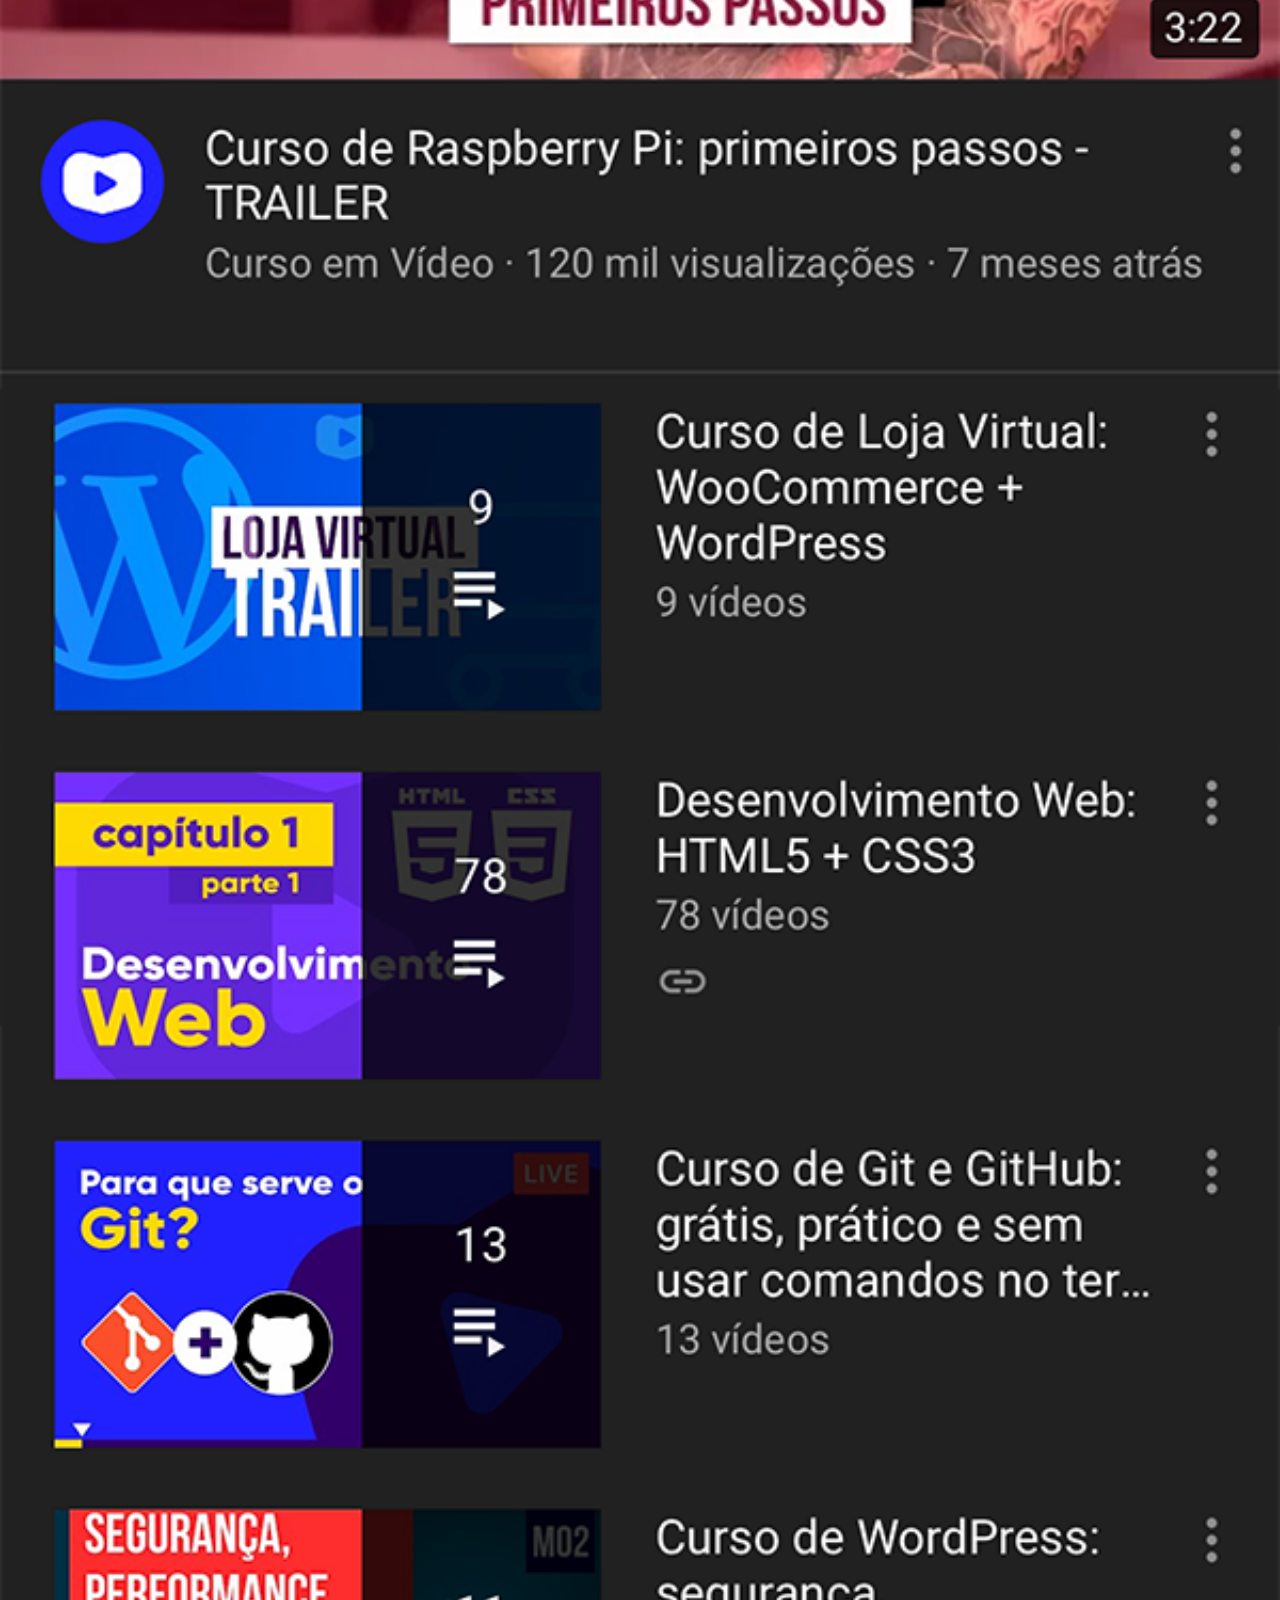
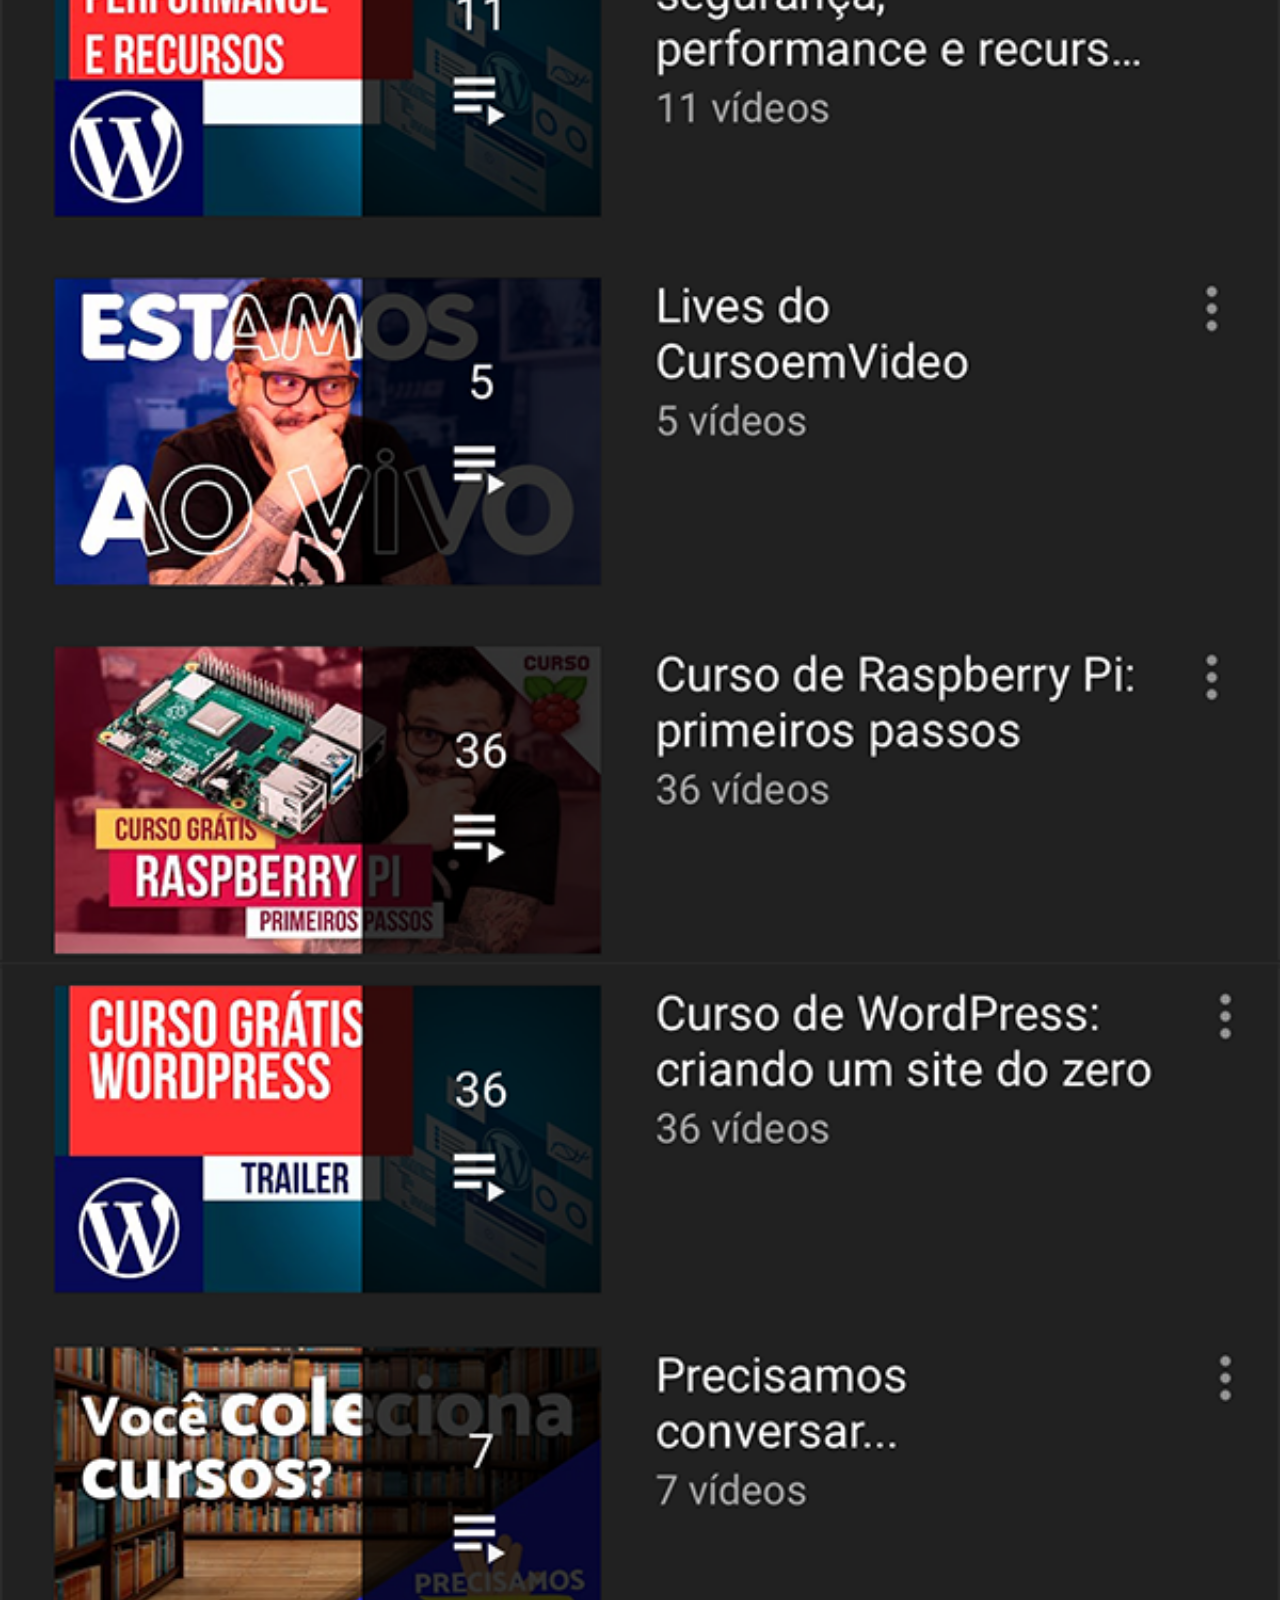
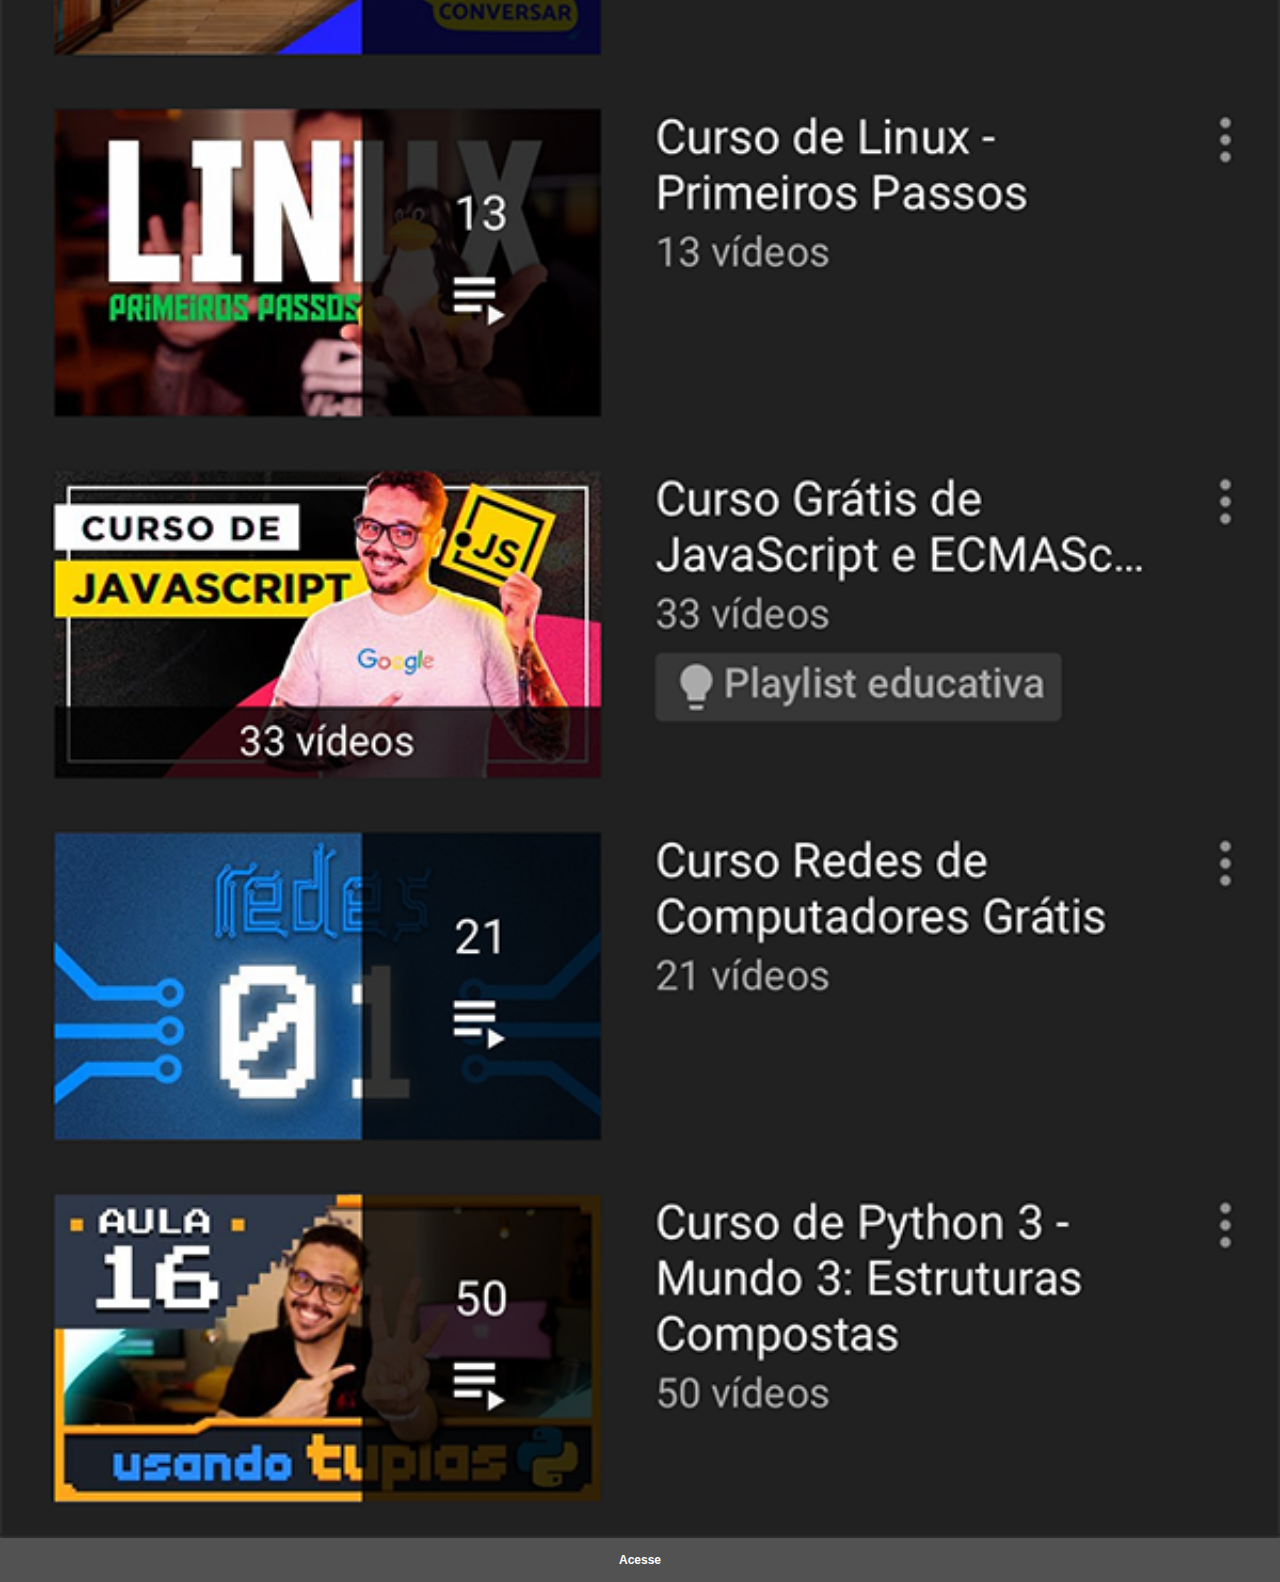
<file: youtube.html>
<!DOCTYPE html>
<html lang="pt-br">
<head>
    <meta charset="UTF-8">
    <meta name="viewport" content="width=device-width, initial-scale=1.0">
    <link rel="stylesheet" href="estilos/redes-sociais.css">
    <title>Youtube</title>
    

</head>

<body>
    <img src="imagens/tela-youtube.png" alt="YouTube">
    <a href="https://youtube.com/user/cursoemvideo/playlists" target="_blank">Acesse</a>
</body>

</html>
</file>
<file: estilos/style.css>
@charset "UTF-8";

* {
    margin: 0;
    padding: 0;
    box-sizing: border-box;
    font-family: Arial, Helvetica, sans-serif
}

html, body {
    height: 100vh;
    width: 100vw;
    background-color: black;
}

body {
    background-image: url(../imagens/fundo-madeira.jpg);
    background-repeat: no-repeat;
    background-size: cover;
    background-position: top center;
    background-attachment: fixed;
}

main {
    position: relative;
    height: 100vh;
}

#telefone {
    position: absolute;
    top: 50%;
    left: 50%;
    transform: translate(-50%, -50%);


    height: 627px;
    width: 311px;
    background-image: url(../imagens/frame-iphone.png);
    background-repeat: no-repeat;
}

#tela {
    position: relative;
    top: 80px;
    left: 22px;
    width: 267px;
    height: 471px;
}

#redes-sociais {
    display: flex;
    flex-direction: column;
    align-items: end;
    gap: 15px;
    padding: 10px;
}

img {
    border-radius: 50%;
    width: 50px;
    border: 2px solid rgba(255, 255, 255, 0.363);
    box-shadow: 2px 2px 10px rgba(0, 0, 0, 0.404);
    opacity: 70%;
    transition: transform 0.1s, border 0.2s, box-shadow 0.2s, opacity 0.2s ease-in-out;
}

img:hover {
    transform: scale(1.05) translateY(-5px);
    border: 2px solid white;
    box-shadow: 5px 5px 10px rgba(0, 0, 0, 0.644);
    opacity: 100%;
}

img:active {
    transform: scale(1) translateY(1px);
    
}
</file>
<file: estilos/redes-sociais.css>
@charset "UTF-8";

* {
    padding: 0;
    margin: 0;
    font-family: Arial, Helvetica, sans-serif;
    text-decoration: none;
    box-sizing: border-box;
}

::-webkit-scrollbar {
    width: 0px;
    height: 0px;
}

img {
    display: block;
    width: 100vw;
}

a {
    display: block;
    background-color: #525252;
    color: white;
    padding: 15px;
    text-align: center;
    font-weight: bolder;
    font-size: 12px;
    transition: all 0.3s ease-in-out;
}

a:hover {
    background-color: red;
    color: rgb(255, 255, 255);
}
</file>
